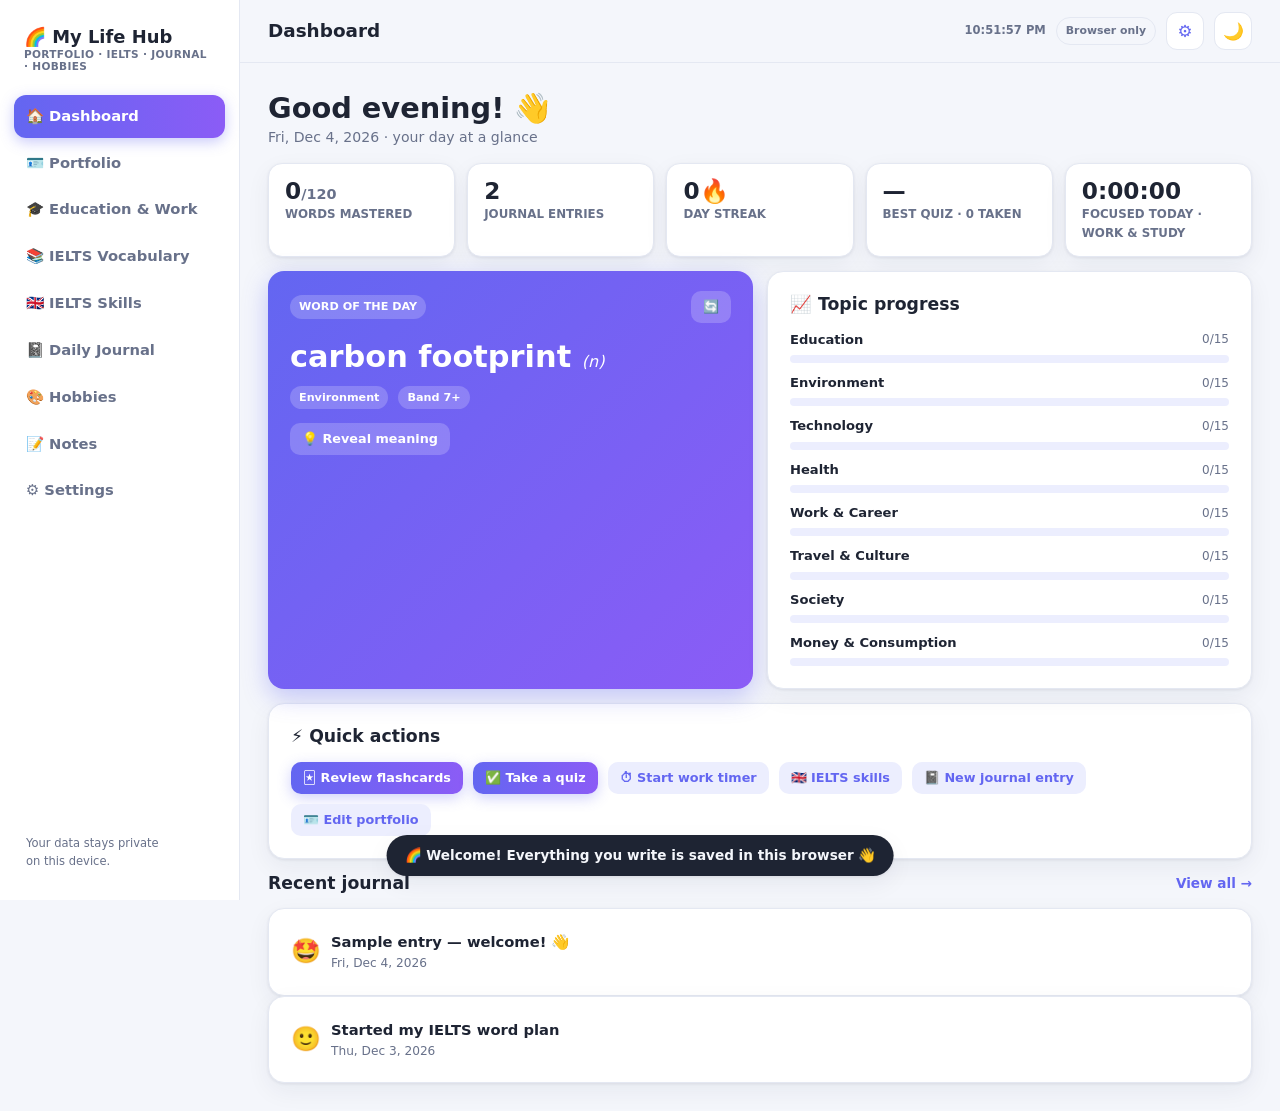
<file: vercel-static/index.html>
<!DOCTYPE html>
<html lang="en" data-theme="light">
<head>
<meta charset="UTF-8">
<meta name="viewport" content="width=device-width, initial-scale=1">
<meta name="color-scheme" content="light dark">
<title>My Life Hub — Portfolio · IELTS · Journal · Hobbies</title>
<style>
*{box-sizing:border-box;margin:0;padding:0}
html{-webkit-text-size-adjust:100%}
body{font-family:ui-sans-serif,system-ui,-apple-system,'Segoe UI',Roboto,'Helvetica Neue',Arial,'Noto Sans','Noto Sans SC',sans-serif;background:var(--bg);color:var(--text);font-size:15.5px;line-height:1.55}
:root{
  --bg:#f4f6fb;--card:#ffffff;--text:#1e2433;--muted:#68718a;--line:#e4e8f2;
  --accent:#6366f1;--accent2:#8b5cf6;--accent-soft:#eceefe;
  --shadow:0 1px 3px rgba(23,30,60,.08),0 8px 24px rgba(23,30,60,.06);
}
[data-theme="dark"]{
  --bg:#0f1420;--card:#171e2e;--text:#e7ebf5;--muted:#8b94ab;--line:#262f45;
  --accent:#818cf8;--accent2:#a78bfa;--accent-soft:#1e2640;
  --shadow:0 1px 3px rgba(0,0,0,.4),0 8px 24px rgba(0,0,0,.28);
}
button,input,select,textarea{font:inherit;color:inherit}
a{color:var(--accent);text-decoration:none}
h1,h2,h3{line-height:1.25}
.h1{font-size:clamp(1.35rem,2.6vw,1.8rem);font-weight:800}
.h2{font-size:1.08rem;font-weight:800}
.sub{color:var(--muted);font-size:.88rem}
.muted{color:var(--muted)}
.mt{margin-top:14px}.mb{margin-bottom:14px}

/* layout */
.app{display:flex;min-height:100dvh}
.sidebar{width:240px;flex:0 0 240px;background:var(--card);border-right:1px solid var(--line);padding:20px 14px;display:flex;flex-direction:column;gap:4px;position:sticky;top:0;height:100dvh;z-index:40}
.brand{font-weight:800;font-size:1.12rem;padding:6px 10px 18px;line-height:1.2}
.brand small{display:block;font-weight:600;font-size:.66rem;color:var(--muted);letter-spacing:.03em}
.nav{display:flex;flex-direction:column;gap:4px}
.nav a{display:flex;align-items:center;gap:10px;padding:10px 12px;border-radius:12px;color:var(--muted);font-weight:650;font-size:.92rem;transition:.15s}
.nav a:hover{background:var(--accent-soft);color:var(--text)}
.nav a.active{background:linear-gradient(90deg,var(--accent),var(--accent2));color:#fff;box-shadow:0 4px 14px rgba(99,102,241,.35)}
.side-foot{margin-top:auto;font-size:.72rem;color:var(--muted);padding:10px 12px;line-height:1.5}
.main{flex:1;min-width:0;display:flex;flex-direction:column}
.topbar{display:flex;align-items:center;gap:10px;padding:12px clamp(14px,3vw,28px);position:sticky;top:0;background:var(--bg);z-index:20;border-bottom:1px solid var(--line)}
.top-title{font-weight:800;font-size:clamp(1rem,2vw,1.15rem);flex:1;min-width:0;white-space:nowrap;overflow:hidden;text-overflow:ellipsis}
.live-clock{font-size:.72rem;font-weight:800;color:var(--muted);white-space:nowrap}
.container{width:100%;max-width:1080px;margin:0 auto;padding:clamp(16px,3vw,28px)}
.view{display:none}
.view.active{display:block;animation:fade .25s ease}
@keyframes fade{from{opacity:0;transform:translateY(6px)}to{opacity:1}}
.scrim{position:fixed;inset:0;background:rgba(10,15,30,.45);z-index:35;opacity:0;pointer-events:none;transition:.2s}
.scrim.show{opacity:1;pointer-events:auto}

/* bottom nav (mobile) */
.bottomnav{position:fixed;left:0;right:0;bottom:0;background:var(--card);border-top:1px solid var(--line);z-index:30;display:none;grid-template-columns:repeat(5,1fr);padding:6px 4px calc(6px + env(safe-area-inset-bottom))}
.bottomnav a{display:flex;flex-direction:column;align-items:center;gap:2px;font-size:.6rem;color:var(--muted);font-weight:700;padding:4px 0;border-radius:10px}
.bottomnav a span.ico{font-size:1.15rem}
.bottomnav a.active{color:var(--accent)}

/* cards & grids */
.card{background:var(--card);border:1px solid var(--line);border-radius:16px;box-shadow:var(--shadow);padding:clamp(16px,2.5vw,22px)}
.grid{display:grid;gap:14px}
.g2{grid-template-columns:repeat(auto-fit,minmax(min(100%,300px),1fr))}
.g3{grid-template-columns:repeat(auto-fill,minmax(min(100%,240px),1fr))}
.stats{display:grid;gap:12px;grid-template-columns:repeat(auto-fit,minmax(min(100%,150px),1fr))}
.stat{background:var(--card);border:1px solid var(--line);border-radius:14px;padding:14px 16px;box-shadow:var(--shadow)}
.stat .num{font-size:1.45rem;font-weight:800;line-height:1.1}
.stat .lbl{font-size:.74rem;font-weight:700;color:var(--muted);margin-top:2px}
.bar{height:8px;background:var(--accent-soft);border-radius:99px;overflow:hidden}
.bar>i{display:block;height:100%;background:linear-gradient(90deg,var(--accent),var(--accent2));border-radius:99px;transition:width .3s}
.bar.big{height:12px}

/* buttons & inputs */
.btn{display:inline-flex;align-items:center;justify-content:center;gap:8px;border:0;cursor:pointer;border-radius:12px;padding:10px 16px;font-weight:700;font-size:.9rem;background:linear-gradient(90deg,var(--accent),var(--accent2));color:#fff;box-shadow:0 4px 14px rgba(99,102,241,.3);transition:.15s}
.btn:hover{filter:brightness(1.08)}
.btn.ghost{background:var(--accent-soft);color:var(--accent);box-shadow:none}
.btn.danger{background:#fee2e2;color:#dc2626;box-shadow:none}
.btn.danger:hover{filter:brightness(.97)}
[data-theme="dark"] .btn.danger{background:#3b1d24;color:#f87171}
.btn.sm{padding:6px 12px;font-size:.8rem;border-radius:10px}
.icon-btn{width:38px;height:38px;flex:0 0 38px;border-radius:11px;border:1px solid var(--line);background:var(--card);display:inline-flex;align-items:center;justify-content:center;cursor:pointer;font-size:1.05rem;transition:.15s}
.icon-btn:hover{border-color:var(--accent)}
.input,.select,.textarea{width:100%;border:1.5px solid var(--line);background:var(--bg);border-radius:12px;padding:10px 12px;outline:none;transition:.15s;color:var(--text)}
.input:focus,.textarea:focus,.select:focus{border-color:var(--accent)}
.textarea{min-height:130px;resize:vertical;line-height:1.6}
.field{display:block;margin-bottom:10px;font-size:.76rem;font-weight:800;color:var(--muted);letter-spacing:.02em}
.field .input,.field .select,.field .textarea{margin-top:5px;font-size:.94rem;font-weight:500;color:var(--text)}
.row{display:flex;gap:10px;flex-wrap:wrap;align-items:center}
.spacer{flex:1 1 auto}

/* chips */
.chip{display:inline-flex;align-items:center;gap:4px;font-size:.7rem;font-weight:800;padding:3px 9px;border-radius:99px;background:var(--accent-soft);color:var(--accent);white-space:nowrap}
.chip.gray{background:var(--bg);color:var(--muted)}
.chip.green{background:#dcfce7;color:#15803d}
.chip.amber{background:#fef3c7;color:#b45309}
.chip.red{background:#fee2e2;color:#b91c1c}
.chip.green2{background:#dcfce7;color:#15803d}
[data-theme="dark"] .chip.green{background:#123122;color:#4ade80}
[data-theme="dark"] .chip.amber{background:#33270f;color:#fbbf24}
[data-theme="dark"] .chip.red{background:#3b1d24;color:#f87171}

/* tabs */
.tabs{display:flex;gap:8px;flex-wrap:wrap;margin-bottom:16px}
.tab{border:1.5px solid var(--line);background:var(--card);color:var(--muted);border-radius:99px;padding:8px 16px;font-weight:700;font-size:.85rem;cursor:pointer;transition:.15s}
.tab:hover{color:var(--text)}
.tab.active{background:linear-gradient(90deg,var(--accent),var(--accent2));color:#fff;border-color:transparent;box-shadow:0 4px 14px rgba(99,102,241,.3)}

/* word list */
.wordlist{padding:2px 10px}
.wordrow{display:flex;align-items:center;gap:10px;padding:11px 6px;border-bottom:1px dashed var(--line);cursor:pointer;border-radius:10px;flex-wrap:wrap}
.wordrow:last-child{border-bottom:0}
.wordrow:hover{background:var(--accent-soft)}
.w-word{font-weight:800;font-size:.98rem;min-width:118px}
.w-pos{font-style:italic;color:var(--muted);font-weight:500;font-size:.78rem;margin-left:4px}
.w-def{color:var(--muted);font-size:.84rem;flex:1 1 220px;min-width:0;overflow:hidden;text-overflow:ellipsis;white-space:nowrap}
.w-chips{display:flex;gap:6px;align-items:center;margin-left:auto}

/* flashcards */
.fc-stage{display:flex;flex-direction:column;align-items:center;gap:14px;margin-top:14px}
.fc{width:min(100%,440px);height:290px;perspective:1200px;cursor:pointer}
.fc-inner{position:relative;width:100%;height:100%;transform-style:preserve-3d;transition:transform .45s}
.fc.flipped .fc-inner{transform:rotateY(180deg)}
.fc-face{position:absolute;inset:0;backface-visibility:hidden;-webkit-backface-visibility:hidden;border-radius:18px;display:flex;flex-direction:column;align-items:center;justify-content:center;gap:8px;padding:22px;text-align:center;background:var(--card);border:1px solid var(--line);box-shadow:var(--shadow);overflow:auto}
.fc-face.back{transform:rotateY(180deg);background:linear-gradient(160deg,var(--accent-soft),var(--card) 70%);justify-content:flex-start;text-align:left;align-items:flex-start}
.fc-word{font-size:clamp(1.5rem,5vw,2.1rem);font-weight:800}
.fc-hint{font-size:.75rem;color:var(--muted);font-weight:700}

/* quiz */
.quizopt{width:100%;text-align:left;border:1.5px solid var(--line);background:var(--card);color:var(--text);border-radius:12px;padding:12px 14px;cursor:pointer;font-size:.92rem;transition:.15s;display:flex;gap:10px;line-height:1.45}
.quizopt:hover:not(:disabled){border-color:var(--accent)}
.quizopt.correct{border-color:#16a34a;background:#f0fdf4}
.quizopt.wrong{border-color:#ef4444;background:#fef2f2}
.quizopt:disabled{cursor:default}
[data-theme="dark"] .quizopt.correct{background:#0f2a1a}
[data-theme="dark"] .quizopt.wrong{background:#2e1418}
.qletter{font-weight:800;color:var(--accent);flex:0 0 auto}

/* journal */
.jentry{background:var(--card);border:1px solid var(--line);border-radius:16px;box-shadow:var(--shadow);padding:16px 18px;margin-bottom:12px}
.jhead{display:flex;align-items:center;gap:10px;flex-wrap:wrap}
.mood-lg{font-size:1.5rem}
.jcontent{margin-top:8px;white-space:pre-wrap;color:var(--text);font-size:.94rem}
.mood-btn{width:42px;height:42px;font-size:1.25rem;border-radius:12px;border:1.5px solid var(--line);background:var(--card);cursor:pointer;transition:.15s}
.mood-btn.sel{border-color:var(--accent);background:var(--accent-soft);box-shadow:0 0 0 3px var(--accent-soft)}

/* hobbies */
.hobby{background:var(--card);border:1px solid var(--line);border-radius:16px;box-shadow:var(--shadow);padding:18px;display:flex;flex-direction:column;gap:8px}
.hobby .ico{width:52px;height:52px;border-radius:14px;background:var(--accent-soft);display:flex;align-items:center;justify-content:center;font-size:1.6rem}

/* portfolio */
.skillrow{display:flex;align-items:center;gap:12px;padding:8px 0}
.skillrow .bar{flex:1;min-width:80px}
.projcard{background:var(--card);border:1px solid var(--line);border-radius:16px;box-shadow:var(--shadow);padding:18px;display:flex;flex-direction:column;gap:8px}

/* study tracker */
.timer-card{text-align:center;display:flex;flex-direction:column;align-items:center;gap:14px}
.timer-value{font-size:clamp(2.4rem,8vw,4.2rem);font-weight:850;line-height:1;font-variant-numeric:tabular-nums;letter-spacing:.03em}
.timer-running{box-shadow:0 0 0 4px var(--accent-soft),var(--shadow)}
.session-list{display:flex;flex-direction:column}
.session-row{display:flex;align-items:center;gap:10px;padding:11px 0;border-bottom:1px dashed var(--line)}
.session-row:last-child{border:none}
.tech-list{display:grid;grid-template-columns:repeat(auto-fit,minmax(min(100%,240px),1fr));gap:12px}
.tech-item{padding:14px;border:1px solid var(--line);border-radius:14px;background:var(--bg)}
.tech-item .bar{margin-top:8px}
.skill-grid{display:grid;gap:14px;grid-template-columns:repeat(auto-fit,minmax(min(100%,210px),1fr))}
.ielts-skill{background:var(--card);border:1px solid var(--line);border-radius:16px;box-shadow:var(--shadow);padding:18px}
.score-ring{width:78px;height:78px;border-radius:50%;display:flex;align-items:center;justify-content:center;margin:10px auto;background:conic-gradient(var(--accent) 0 var(--progress),var(--accent-soft) var(--progress) 100%);position:relative}
.score-ring:before{content:"";position:absolute;inset:8px;border-radius:50%;background:var(--card)}
.score-ring strong{position:relative;font-size:1.15rem}
.note-card{background:var(--card);border:1px solid var(--line);border-radius:16px;box-shadow:var(--shadow);padding:16px;cursor:pointer}

/* modal & toast */
.modal-wrap{position:fixed;inset:0;background:rgba(10,15,30,.5);display:flex;align-items:center;justify-content:center;z-index:60;padding:16px}
.modal{background:var(--card);border-radius:18px;max-width:560px;width:100%;max-height:85dvh;overflow:auto;padding:22px;box-shadow:0 20px 60px rgba(0,0,0,.35)}
.toast-root{position:fixed;left:50%;transform:translateX(-50%);bottom:24px;z-index:70;display:flex;flex-direction:column;gap:8px;align-items:center;pointer-events:none}
.toast{background:var(--text);color:var(--bg);padding:10px 18px;border-radius:99px;font-size:.85rem;font-weight:700;box-shadow:var(--shadow);animation:toastIn .25s}
@keyframes toastIn{from{opacity:0;transform:translateY(8px)}to{opacity:1}}
.empty{text-align:center;color:var(--muted);padding:34px 16px;font-size:.9rem}
.empty .big{font-size:2.2rem;display:block;margin-bottom:8px}
.divider{height:1px;background:var(--line);margin:14px 0;border:0}

/* word of day */
.wod{background:linear-gradient(135deg,var(--accent),var(--accent2));color:#fff;border-radius:16px;padding:20px 22px;box-shadow:0 8px 24px rgba(99,102,241,.35)}
.wod .chip{background:rgba(255,255,255,.2);color:#fff}

/* mobile */
@media (max-width:880px){
  .sidebar{position:fixed;left:0;top:0;bottom:0;transform:translateX(-105%);transition:transform .25s;box-shadow:var(--shadow);height:100dvh}
  .sidebar.open{transform:none}
  .bottomnav{display:grid}
  .main{padding-bottom:calc(76px + env(safe-area-inset-bottom))}
  .toast-root{bottom:86px}
  .w-def{flex-basis:100%}
  .w-chips{margin-left:0}
}
@media (min-width:881px){
  .scrim{display:none}
  #menuBtn{display:none}
}
</style>
</head>
<body>
<div class="app">
  <aside class="sidebar" id="sidebar">
    <div class="brand">🌈 My Life Hub
      <small>PORTFOLIO · IELTS · JOURNAL · HOBBIES</small>
    </div>
    <nav class="nav">
      <a href="#/dashboard">🏠 Dashboard</a>
      <a href="#/portfolio">🪪 Portfolio</a>
      <a href="#/education">🎓 Education &amp; Work</a>
      <a href="#/vocab">📚 IELTS Vocabulary</a>
      <a href="#/ielts">🇬🇧 IELTS Skills</a>
      <a href="#/journal">📓 Daily Journal</a>
      <a href="#/hobbies">🎨 Hobbies</a>
      <a href="#/notes">📝 Notes</a>
      <a href="#/settings">⚙️ Settings</a>
    </nav>
    <div class="side-foot">Your data stays private<br>on this device.</div>
  </aside>
  <div class="scrim" id="scrim"></div>
  <main class="main">
    <header class="topbar">
      <button class="icon-btn" id="menuBtn" aria-label="Open menu">☰</button>
      <div class="top-title" id="topTitle">Dashboard</div>
      <time class="live-clock" id="liveClock" aria-live="polite"></time>
      <span class="storage-status" id="storageStatus" data-mode="local" title="Using browser storage">Browser only</span>
      <a class="icon-btn" href="#/settings" aria-label="Settings" title="Settings">⚙️</a>
      <button class="icon-btn" id="themeBtn" aria-label="Toggle theme" title="Toggle light / dark">🌙</button>
    </header>
    <section class="view" id="view-dashboard"><div class="container" id="dashRoot"></div></section>
    <section class="view" id="view-portfolio"><div class="container" id="pfRoot"></div></section>
    <section class="view" id="view-education"><div class="container" id="eduRoot"></div></section>
    <section class="view" id="view-vocab"><div class="container" id="vocRoot"></div></section>
    <section class="view" id="view-ielts"><div class="container" id="ieltsRoot"></div></section>
    <section class="view" id="view-journal"><div class="container" id="jrRoot"></div></section>
    <section class="view" id="view-hobbies"><div class="container" id="hbRoot"></div></section>
    <section class="view" id="view-notes"><div class="container" id="notesRoot"></div></section>
    <section class="view" id="view-settings"><div class="container" id="stRoot"></div></section>
  </main>
</div>
<nav class="bottomnav">
  <a href="#/dashboard"><span class="ico">🏠</span>Home</a>
  <a href="#/portfolio"><span class="ico">🪪</span>Portfolio</a>
  <a href="#/education"><span class="ico">🎓</span>Study</a>
  <a href="#/ielts"><span class="ico">🇬🇧</span>IELTS</a>
  <a href="#/notes"><span class="ico">📝</span>Notes</a>
</nav>
<div id="modal-root"></div>
<div class="toast-root" id="toast-root"></div>
<script>
'use strict';
if(location.protocol==='http:'||location.protocol==='https:'){
  const stylesheet=document.createElement('link');
  stylesheet.rel='stylesheet';stylesheet.href='/static/style.css';
  document.head.appendChild(stylesheet);
}
/* ============ IELTS vocabulary dataset ============ */
const TOPICS=['Education','Environment','Technology','Health','Work & Career','Travel & Culture','Society','Money & Consumption'];
const BANDS=['Band 6+','Band 7+','Band 8+'];
/* [word, pos, definition, example, synonyms, band 1-3, topic index] */
const RAW=[
/* Education */
['curriculum','n','the subjects included in a course of study','The school curriculum now includes coding lessons.','syllabus',2,0],
['literacy','n','the ability to read and write','The charity runs classes to improve adult literacy in rural areas.','',1,0],
['compulsory','adj','required by a rule or a law','Education is compulsory for children up to age sixteen in many countries.','mandatory, obligatory',2,0],
['vocational','adj','relating to the skills needed for a particular job','Vocational training prepares students for practical careers.','',2,0],
['tuition','n','money paid for instruction, especially at a college','Tuition fees at private universities can be extremely high.','fees',1,0],
['scholarship','n','money given to a talented student to pay for studies','She won a scholarship to study engineering abroad.','grant',1,0],
['undergraduate','n','a university student studying for a first degree','Undergraduates often live in dormitories on campus.','',1,0],
['postgraduate','n','a student doing advanced study after graduating','Postgraduate research demands strong academic skills.','',1,0],
['dropout','n','a person who leaves school before finishing','The city launched a program to reduce the school dropout rate.','',2,0],
['mentor','n','an experienced person who guides someone less experienced','A mentor can help new employees settle in quickly.','adviser, coach',2,0],
['assess','v','to judge the quality or level of something','Teachers assess student progress through regular tests.','evaluate, appraise',2,0],
['discipline','n','a branch of knowledge; also controlled behaviour','Mathematics is a fundamental discipline in science education.','field, subject',2,0],
['distance learning','n','study where the teacher and student are not in the same place','Distance learning became popular after the pandemic.','online education',1,0],
['intellectual','adj','relating to thinking, knowledge and the mind','Reading develops intellectual curiosity in children.','',2,0],
['comprehend','v','to fully understand something','Young learners comprehend abstract ideas gradually.','understand, grasp',2,0],
/* Environment */
['sustainable','adj','able to continue without harming the environment','Cities should invest in sustainable transport systems.','eco-friendly',2,1],
['renewable','adj','(of energy) coming from sources that never run out','Solar power is a renewable source of energy.','',1,1],
['emissions','n','gases released into the air','Car emissions are a major cause of urban air pollution.','',2,1],
['deforestation','n','cutting down of forests over a large area','Deforestation destroys the habitats of countless species.','',2,1],
['conservation','n','protecting nature, wildlife or resources','Wildlife conservation needs funding and public support.','protection, preservation',2,1],
['ecosystem','n','a community of living things and their environment','Wetland ecosystems support a wide range of birds.','',1,1],
['biodiversity','n','the variety of plants and animals in a place','Coral reefs are famous for their rich biodiversity.','',3,1],
['contamination','n','the process of making something dirty or polluted','The river suffered contamination from factory waste.','pollution',3,1],
['degradation','n','the process of becoming worse in quality','Soil degradation makes farming harder every year.','',3,1],
['carbon footprint','n','the amount of CO2 a person or activity produces','Cycling to work reduces your carbon footprint.','',2,1],
['scarcity','n','a situation in which there is not enough of something','Water scarcity affects millions of people in dry regions.','shortage, lack',3,1],
['habitat','n','the natural home of a plant or animal','Logging destroys the habitat of forest animals.','',1,1],
['climate change','n','long-term changes in world weather patterns','Climate change is melting the polar ice caps.','',1,1],
['recycling','n','collecting used materials to make new products','Recycling glass and paper saves energy and resources.','',1,1],
['pollution','n','harmful substances in the environment','Air pollution causes serious health problems in cities.','',1,1],
/* Technology */
['innovation','n','a new idea, method or device','Smartphones were a major innovation of the 21st century.','breakthrough',2,2],
['automation','n','using machines to do work without people','Automation is changing the jobs available to workers.','',2,2],
['artificial intelligence','n','computer systems that perform tasks like humans','Artificial intelligence can now translate languages instantly.','AI',1,2],
['cybersecurity','n','protection of computers and data from attacks','Companies spend billions on cybersecurity every year.','',2,2],
['algorithm','n','a set of rules a computer follows to solve a problem','The app uses an algorithm to recommend videos.','',3,2],
['surveillance','n','close watching of people or places','Street surveillance cameras help reduce crime.','',3,2],
['obsolete','adj','no longer used because something newer exists','DVD players became obsolete after streaming services.','outdated',3,2],
['cutting-edge','adj','extremely modern and advanced','The lab develops cutting-edge medical devices.','state-of-the-art',3,2],
['breakthrough','n','an important discovery or sudden success','Scientists announced a breakthrough in cancer research.','',2,2],
['privacy','n','the state of being free from being watched','Many apps collect data that threatens users\' privacy.','',1,2],
['device','n','a machine or tool made for a particular purpose','Wearable devices track heart rate and sleep.','',1,2],
['digital literacy','n','the ability to use digital technology well','Digital literacy is now a basic life skill.','',2,2],
['accessibility','n','the quality of being easy for everyone to use','Good design improves accessibility for disabled users.','',2,2],
['virtual','adj','existing on computers, not physically','Virtual classrooms connect students around the world.','',1,2],
['disruption','n','a big change that interrupts how things are done','Ride-sharing apps caused disruption in the taxi industry.','',3,2],
/* Health */
['nutrition','n','food and how it affects the body','Good nutrition is essential for growing children.','',1,3],
['obesity','n','the state of being extremely overweight','Obesity rates have risen sharply among teenagers.','',2,3],
['epidemic','n','a disease spreading rapidly in one area','The flu epidemic filled hospitals within weeks.','',2,3],
['vaccination','n','giving a vaccine to protect against a disease','Vaccination programs have wiped out smallpox.','',2,3],
['sedentary','adj','involving little physical movement','Sedentary lifestyles increase the risk of heart disease.','',3,3],
['well-being','n','the state of being healthy and happy','Regular exercise improves overall well-being.','',2,3],
['chronic','adj','lasting for a long time (of an illness)','Chronic back pain affects many office workers.','',3,3],
['diagnosis','n','identifying an illness by examining its signs','Early diagnosis makes treatment far more effective.','',2,3],
['therapy','n','treatment to cure a physical or mental condition','Physical therapy helped her walk again after the accident.','',1,3],
['immunity','n','the body\'s ability to resist disease','Vaccines build immunity against dangerous viruses.','',3,3],
['hygiene','n','keeping clean to stay healthy','Hand hygiene prevents the spread of germs.','',2,3],
['addiction','n','the inability to stop using or doing something','Smartphone addiction is common among young people.','',2,3],
['lifespan','n','the length of time a person or animal lives','Medical advances have extended the average human lifespan.','',2,3],
['rehabilitation','n','helping someone recover after illness or injury','Stroke patients need long-term rehabilitation.','',3,3],
['balanced diet','n','a diet containing all the nutrients the body needs','A balanced diet should include fruit and vegetables daily.','',1,3],
/* Work & Career */
['occupation','n','a person\'s job or profession','Please write your name and occupation on the form.','',1,4],
['promotion','n','a move to a higher position at work','He received a promotion after five years of hard work.','',1,4],
['redundancy','n','losing a job because it is no longer needed','The factory closure led to hundreds of redundancies.','layoff',3,4],
['freelance','adj','working independently for different companies rather than one employer','Many designers now work as freelance consultants.','self-employed',2,4],
['workload','n','the amount of work a person has to do','A heavy workload can lead to stress and burnout.','',1,4],
['colleague','n','a person you work with','My colleagues organised a farewell party for me.','co-worker',1,4],
['entrepreneur','n','a person who starts and runs their own business','Young entrepreneurs often take big financial risks.','',2,4],
['qualification','n','a certificate or degree showing ability or training','A degree is a basic qualification for many careers.','credential',1,4],
['deadline','n','the time by which a task must be finished','We worked late to meet the project deadline.','',1,4],
['vacancy','n','an available job position','The hotel has a vacancy for an experienced chef.','opening',2,4],
['internship','n','a period of work experience, often for students','She completed an internship at a law firm.','',1,4],
['overtime','n','extra hours worked beyond normal working time','Employees are paid extra for weekend overtime.','',1,4],
['burnout','n','extreme tiredness caused by long-term stress','Regular breaks help prevent burnout at work.','',2,4],
['remote work','n','working from home or another place using the internet','Remote work became the norm for many office jobs.','telecommuting',1,4],
['work-life balance','n','a fair division of time between work and personal life','A good work-life balance improves job satisfaction.','',1,4],
/* Travel & Culture */
['destination','n','the place someone is travelling to','Bali is a popular destination for honeymooners.','',1,5],
['heritage','n','traditions and culture passed down through history','The old town is listed as a world heritage site.','legacy',2,5],
['customs','n','traditional ways of behaving in a society','Visitors should respect local customs and traditions.','traditions',1,5],
['immigrant','n','a person who moves to another country to live there','The city has a large immigrant community.','',2,5],
['diversity','n','the state of having many different kinds of people or things','Cultural diversity makes cities more creative.','variety',2,5],
['landmark','n','a famous building or place that is easy to recognise','The Eiffel Tower is the most famous landmark in Paris.','',1,5],
['excursion','n','a short trip made for pleasure','The school organised an excursion to the museum.','trip',2,5],
['hospitality','n','friendly and generous treatment of guests','The region is known for its warm hospitality.','',2,5],
['tradition','n','a custom passed down through generations','Tea ceremonies are an ancient tradition in Asia.','custom',1,5],
['assimilate','v','to become part of a new culture or group','New immigrants gradually assimilate into local society.','integrate',3,5],
['itinerary','n','a detailed plan of a journey','Our itinerary includes three cities in ten days.','schedule',3,5],
['souvenir','n','something bought to remember a place','She kept a souvenir from every country she visited.','memento',1,5],
['multicultural','adj','including or relating to several cultures','Toronto is one of the world\'s most multicultural cities.','',2,5],
['globalization','n','the growing connection between world economies and cultures','Globalization has spread brands across the planet.','',3,5],
['backpacking','n','travelling cheaply, carrying your things in a backpack','Backpacking through Europe is popular with students.','',1,5],
/* Society */
['policy','n','an official plan of action by a government or organisation','The government introduced a new housing policy.','',1,6],
['legislation','n','laws made by a government','New legislation bans smoking in public places.','law',3,6],
['welfare','n','help given by the state to people in need','Welfare payments support families with low incomes.','benefits',2,6],
['democracy','n','government by the people through elected representatives','Freedom of speech is a foundation of democracy.','',1,6],
['citizen','n','a legal member of a country','Citizens have the right to vote in elections.','',1,6],
['inequality','n','an unfair difference between groups of people','Income inequality has widened in recent decades.','gap',2,6],
['poverty','n','the state of being extremely poor','Education helps lift families out of poverty.','',1,6],
['infrastructure','n','basic structures such as roads, power and water systems','The country invested heavily in transport infrastructure.','',3,6],
['campaign','n','organised actions to achieve a goal','The city launched a campaign to encourage recycling.','movement',1,6],
['authority','n','an official body with the power to make decisions','Local authorities closed the beach after the storm.','officials',2,6],
['regulation','n','an official rule controlling an activity','Strict regulations limit emissions from factories.','rule',2,6],
['community','n','people living in the same area or sharing interests','Volunteers play a key role in the local community.','',1,6],
['reform','n','a change made to improve a system','The education reform reduced class sizes.','improvement',2,6],
['charity','n','an organisation that helps people in need','The charity provides meals for homeless people.','nonprofit',1,6],
['urbanization','n','the movement of people from the countryside to cities','Rapid urbanization puts pressure on city services.','',3,6],
/* Money & Consumption */
['budget','n','a plan for how money will be spent','We set a monthly budget to control our spending.','',1,7],
['income','n','money received from work or investments','Average household income has risen over the decade.','earnings',1,7],
['expense','n','money spent on something','Travel expenses are covered by the company.','cost',1,7],
['inflation','n','a general rise in prices over time','Inflation makes everyday goods more expensive.','',3,7],
['investment','n','money put into something to earn more later','Education is often called the best investment.','',1,7],
['consumption','n','the amount of goods, energy or services used','Reducing energy consumption cuts household bills.','use',2,7],
['tax','n','money paid to the government based on earnings or goods','Taxes fund schools, hospitals and roads.','',1,7],
['debt','n','money owed to another person or a bank','Student debt prevents many young people from buying homes.','',2,7],
['afford','v','to have enough money for something','Many young workers cannot afford city rents.','',1,7],
['purchase','v','to buy something','Consumers prefer online purchases for convenience.','buy',2,7],
['savings','n','money kept for future use','Building savings protects you in emergencies.','',1,7],
['luxury','n','something expensive but not necessary','For many families, a second car is a luxury.','',1,7],
['recession','n','a period when the economy shrinks','Businesses cut hiring during the recession.','downturn',3,7],
['mortgage','n','a loan used to buy a house','They took out a 25-year mortgage for the apartment.','',3,7],
['currency','n','the money used in a particular country','The euro is the currency of most EU countries.','',2,7]
];
const WORDS=RAW.map((r,i)=>({id:i,w:r[0],pos:r[1],def:r[2],ex:r[3],syn:(r[4]||'').split(/,\s*/).filter(Boolean),band:r[5],topic:TOPICS[r[6]]}));
/* ============ helpers ============ */
const $=(s,el=document)=>el.querySelector(s);
const $$=(s,el=document)=>Array.from(el.querySelectorAll(s));
const esc=s=>String(s==null?'':s).replace(/[&<>"']/g,c=>({'&':'&amp;','<':'&lt;','>':'&gt;','"':'&quot;',"'":'&#39;'}[c]));
const uid=()=>Date.now().toString(36)+Math.random().toString(36).slice(2,7);
const dayKey=d=>{const x=new Date(d);x.setMinutes(x.getMinutes()-x.getTimezoneOffset());return x.toISOString().slice(0,10);};
const today=()=>dayKey(new Date());
const fmtDate=iso=>{try{return new Date(iso+'T00:00:00').toLocaleDateString(undefined,{weekday:'short',year:'numeric',month:'short',day:'numeric'});}catch(e){return iso;}};
const shuffle=a=>{const x=a.slice();for(let i=x.length-1;i>0;i--){const j=Math.floor(Math.random()*(i+1));[x[i],x[j]]=[x[j],x[i]];}return x;};
const STATUS_LABEL={new:'🆕 New',learning:'📖 Learning',mastered:'✅ Mastered'};
const STATUS_CHIP={new:'',learning:'amber',mastered:'green'};

function toast(msg,icon){
  const t=document.createElement('div');t.className='toast';t.textContent=(icon?icon+' ':'')+msg;
  $('#toast-root').appendChild(t);setTimeout(()=>{t.style.opacity='0';t.style.transition='.3s';},2200);
  setTimeout(()=>t.remove(),2600);
}
function modal(html){
  const root=$('#modal-root');
  root.innerHTML='<div class="modal-wrap"><div class="modal" role="dialog" aria-modal="true">'+html+'</div></div>';
  const wrap=$('.modal-wrap',root);
  wrap.addEventListener('click',e=>{if(e.target===wrap)closeModal();});
  $$('[data-close]',root).forEach(b=>b.addEventListener('click',closeModal));
  return root;
}
function closeModal(){
  $('#modal-root').innerHTML='';
  try{if(vocabTab==='browse'&&$('#bList'))renderBrowseList();}catch(e){}
}
function confirmBox(title,msg,yesLabel,onYes){
  modal('<h2 class="h2">'+esc(title)+'</h2><p class="mt" style="font-size:.92rem">'+esc(msg)+'</p>'+
    '<div class="row mt" style="justify-content:flex-end"><button class="btn ghost sm" data-close>Cancel</button>'+
    '<button class="btn danger sm" data-yes>'+esc(yesLabel)+'</button></div>');
  $('[data-yes]').addEventListener('click',()=>{closeModal();onYes();});
}

/* ============ state ============ */
const LSKEY='lifehub.v1';
function seedState(){
  const yd=dayKey(new Date(Date.now()-86400000));
  return {
    v:1,
    profile:{name:'',role:'Lifelong learner · IELTS candidate',
      bio:'Welcome to my personal hub! This is where I keep my portfolio, learn IELTS vocabulary, record my daily life and share my hobbies. Click “Edit” to make this page yours.',
      skills:[{name:'English (IELTS)',level:70},{name:'Photography',level:60},{name:'Cooking',level:55},{name:'Public speaking',level:45}],
      projects:[
        {title:'IELTS Vocabulary Trainer',desc:'The flashcard and quiz system built into this hub — 120 hand-picked academic words across 8 topics.',tech:'JavaScript · LocalStorage',year:'2026',link:''},
        {title:'Sample project — replace me',desc:'Describe something you are proud of: what it does, the tools you used, and the result you achieved.',tech:'Add tags',year:'2025',link:''}],
      edited:false},
    vocabStatus:{},
    journal:[
      {id:uid(),date:today(),title:'Sample entry — welcome! 👋',mood:'🤩',
       content:'This is your personal journal. Tap “New entry” to write about your day — your mood, what you learned, small wins. Everything is stored privately in your browser, and you can export a backup from Settings.',
       tags:['welcome'],created:Date.now()},
      {id:uid(),date:yd,title:'Started my IELTS word plan',mood:'🙂',
       content:'Reviewed 10 new words in the vocabulary hub today. Target: 15 words a day with flashcards, then a quiz every weekend.',
       tags:['ielts','study'],created:Date.now()-86400000}],
    hobbies:[
      {id:uid(),icon:'📖',name:'Reading',desc:'Fiction and self-improvement books — building a daily reading habit.',hours:3},
      {id:uid(),icon:'📷',name:'Photography',desc:'Street and travel photography on weekends.',hours:2},
      {id:uid(),icon:'🎵',name:'Music',desc:'Listening playlists and learning a few guitar chords.',hours:4},
      {id:uid(),icon:'🍳',name:'Cooking',desc:'Trying one new recipe every week.',hours:3}],
    workSessions:[],
    timer:{running:false,category:'IELTS Study',startedAt:null,elapsed:0},
    education:{
      goal:'IELTS preparation',
      targetDate:'',
      technologies:[
        {id:uid(),name:'Python',level:0},
        {id:uid(),name:'PHP',level:0},
        {id:uid(),name:'CSS',level:0},
        {id:uid(),name:'HTML',level:0},
        {id:uid(),name:'JavaScript',level:0},
        {id:uid(),name:'SQL',level:0}
      ],
      tasks:[
        {id:uid(),title:'Build IELTS vocabulary',done:false},
        {id:uid(),title:'Complete one reading practice',done:false},
        {id:uid(),title:'Write and review one essay',done:false}
      ]
    },
    ielts:{reading:0,writing:0,listening:0,speaking:0,target:7.0},
    notes:[{id:uid(),title:'Welcome note',body:'Use this section for ideas, formulas, deadlines, and daily reminders.',created:Date.now(),pinned:true}],
    activity:{},
    quiz:{taken:0,best:0},
    wod:{date:'',id:0},
    settings:{theme:'light'}
  };
}
let S=loadState();
function normalizeState(o){
  const seed=seedState();
  return {
    ...seed,
    ...o,
    profile:{...seed.profile,...(o.profile||{})},
    quiz:{...seed.quiz,...(o.quiz||{})},
    wod:{...seed.wod,...(o.wod||{})},
    settings:{...seed.settings,...(o.settings||{})},
    journal:Array.isArray(o.journal)?o.journal:seed.journal,
    hobbies:Array.isArray(o.hobbies)?o.hobbies:seed.hobbies,
    workSessions:Array.isArray(o.workSessions)?o.workSessions:seed.workSessions,
    timer:{...seed.timer,...(o.timer||{})},
    education:{
      ...seed.education,
      ...(o.education||{}),
      tasks:Array.isArray(o.education?.tasks)?o.education.tasks:seed.education.tasks,
      technologies:Array.isArray(o.education?.technologies)?o.education.technologies:seed.education.technologies
    },
    ielts:{...seed.ielts,...(o.ielts||{})},
    notes:Array.isArray(o.notes)?o.notes:seed.notes,
    vocabStatus:typeof o.vocabStatus==='object'&&o.vocabStatus?o.vocabStatus:{},
    activity:typeof o.activity==='object'&&o.activity?o.activity:{}
  };
}
function loadState(){
  try{
    const raw=localStorage.getItem(LSKEY);
    if(raw)return normalizeState(JSON.parse(raw));
  }catch(e){console.error('Could not read the browser backup.',e);}
  return seedState();
}
const LOCAL_HOSTNAMES=new Set(['localhost','127.0.0.1','[::1]']);
const API_ENABLED=(location.protocol==='http:'||location.protocol==='https:')&&LOCAL_HOSTNAMES.has(location.hostname);
let serverReady=false,serverSaveQueue=Promise.resolve(),saveErrorShown=false;
function setStorageStatus(mode,label,title){
  const el=$('#storageStatus');if(!el)return;
  el.dataset.mode=mode;el.textContent=label;el.title=title;
}
async function writeServerState(serialized){
  const response=await fetch('/api/state',{
    method:'PUT',
    headers:{'Content-Type':'application/json'},
    body:serialized
  });
  if(!response.ok){
    const result=await response.json().catch(()=>({}));
    throw new Error(result.error||'Server save failed with status '+response.status);
  }
}
function save(){
  const serialized=JSON.stringify(S);
  try{localStorage.setItem(LSKEY,serialized);}
  catch(e){console.error('Could not write browser backup.',e);toast('Browser backup could not be saved','⚠️');}
  if(!serverReady)return;
  serverSaveQueue=serverSaveQueue.then(async()=>{
    await writeServerState(serialized);
    saveErrorShown=false;
    setStorageStatus('server','SQLite saved','Saved in the local SQLite database');
  }).catch(e=>{
    console.error('Could not save to the local SQLite database.',e);
    setStorageStatus('error','Save issue','Could not save to SQLite; the browser backup is still available');
    if(!saveErrorShown){toast('SQLite save failed; browser backup kept','⚠️');saveErrorShown=true;}
  });
}
const firstRun=!localStorage.getItem(LSKEY);
async function connectToServer(){
  const cachedRaw=localStorage.getItem(LSKEY);
  try{
    setStorageStatus('local','Connecting','Connecting to the local SQLite database');
    const response=await fetch('/api/state',{cache:'no-store'});
    if(!response.ok)throw new Error('Database load failed with status '+response.status);
    const result=await response.json();
    if(result.state){
      S=normalizeState(result.state);
    }else{
      S=cachedRaw?normalizeState(JSON.parse(cachedRaw)):S;
      await writeServerState(JSON.stringify(S));
    }
    serverReady=true;
    localStorage.setItem(LSKEY,JSON.stringify(S));
    setStorageStatus('server','SQLite saved','Saved in the local SQLite database');
    applyTheme();route();
    if(!result.state&&!cachedRaw)setTimeout(()=>toast('Welcome! Your data is stored in SQLite on this device 👋','🌈'),600);
  }catch(e){
    console.error('Could not connect to local SQLite storage.',e);
    setStorageStatus('error','Browser only','SQLite is unavailable; using browser storage');
    route();
    toast('SQLite unavailable; changes stay in this browser','⚠️');
  }
}
function touchActivity(kind){
  const k=dayKey(new Date());
  if(!S.activity[k])S.activity[k]={};
  S.activity[k][kind]=(S.activity[k][kind]||0)+1;
  save();
}
function streakDays(){
  let n=0;const d=new Date();
  if(!S.activity[dayKey(d)])d.setDate(d.getDate()-1);
  while(S.activity[dayKey(d)]){n++;d.setDate(d.getDate()-1);}
  return n;
}

/* ============ theme / router / nav ============ */
function applyTheme(){
  document.documentElement.dataset.theme=S.settings.theme||'light';
  const b=$('#themeBtn');if(b)b.textContent=S.settings.theme==='dark'?'☀️':'🌙';
}
function toggleTheme(){
  S.settings.theme=S.settings.theme==='dark'?'light':'dark';save();applyTheme();
}
function closeSidebar(){$('#sidebar').classList.remove('open');$('#scrim').classList.remove('show');}

const ROUTES={
  '#/dashboard':['Dashboard',renderDashboard],
  '#/portfolio':['Portfolio',renderPortfolio],
  '#/education':['Education & Work',renderEducation],
  '#/vocab':['IELTS Vocabulary',renderVocab],
  '#/ielts':['IELTS Skills',renderIelts],
  '#/journal':['Daily Journal',renderJournal],
  '#/hobbies':['Hobbies',renderHobbies],
  '#/notes':['Notes',renderNotes],
  '#/settings':['Settings',renderSettings]
};
function route(){
  let h=location.hash||'#/dashboard';
  if(!ROUTES[h])h='#/dashboard';
  const t=ROUTES[h];
  $$('.view').forEach(v=>v.classList.remove('active'));
  const sec=$('#view-'+h.slice(2));if(sec)sec.classList.add('active');
  $('#topTitle').textContent=t[0];
  $$('.nav a, .bottomnav a').forEach(a=>a.classList.toggle('active',a.getAttribute('href')===h));
  t[1]();
  window.scrollTo(0,0);
  closeSidebar();
}
function rerender(){route();}
/* ============ dashboard ============ */
function wordOfDay(){
  if(!S.wod||S.wod.date!==today()){
    S.wod={date:today(),id:Math.floor(Math.random()*WORDS.length)};save();
  }
  return WORDS[S.wod.id];
}
function renderDashboard(){
  const nm=(S.profile.name||'').trim();
  const hr=new Date().getHours();
  const part=hr<12?'morning':hr<18?'afternoon':'evening';
  const greet=nm?('Good '+part+', '+esc(nm)+'!'):('Good '+part+'! 👋');
  const mastered=WORDS.filter(w=>statusOf(w.id)==='mastered').length;
  const focusedToday=formatDuration(todayWorkTime());
  const w=wordOfDay();
  const topicBars=TOPICS.map(tp=>{
    const ws=WORDS.filter(x=>x.topic===tp);
    const m=ws.filter(x=>statusOf(x.id)==='mastered').length;
    const pct=Math.round(m/ws.length*100);
    return '<div><div class="row" style="justify-content:space-between;margin-bottom:5px"><span style="font-size:.82rem;font-weight:700">'+esc(tp)+'</span><span class="muted" style="font-size:.75rem">'+m+'/'+ws.length+'</span></div><div class="bar"><i style="width:'+pct+'%"></i></div></div>';
  }).join('');
  const recent=S.journal.slice().sort((a,b)=>b.created-a.created).slice(0,2).map(e=>
    '<div class="card" style="cursor:pointer" onclick="location.hash=\'#/journal\'"><div class="row"><span class="mood-lg">'+e.mood+'</span><div style="min-width:0"><div style="font-weight:800;font-size:.92rem">'+esc(e.title)+'</div><div class="muted" style="font-size:.76rem">'+fmtDate(e.date)+'</div></div></div></div>'
  ).join('')||'<div class="card empty">No entries yet — write your first one!</div>';
  $('#dashRoot').innerHTML=`
  <div class="row mb">
    <div><h1 class="h1">${greet}</h1><p class="sub">${fmtDate(today())} · your day at a glance</p></div>
  </div>
  <div class="stats mb">
    <div class="stat"><div class="num">${mastered}<span class="muted" style="font-size:.9rem">/${WORDS.length}</span></div><div class="lbl">WORDS MASTERED</div></div>
    <div class="stat"><div class="num">${S.journal.length}</div><div class="lbl">JOURNAL ENTRIES</div></div>
    <div class="stat"><div class="num">${streakDays()}🔥</div><div class="lbl">DAY STREAK</div></div>
    <div class="stat"><div class="num">${S.quiz.taken?S.quiz.best+'%':'—'}</div><div class="lbl">BEST QUIZ · ${S.quiz.taken} TAKEN</div></div>
    <div class="stat" onclick="location.hash='#/education'" style="cursor:pointer"><div class="num" id="dashWorkTime">${focusedToday}</div><div class="lbl">FOCUSED TODAY · WORK &amp; STUDY</div></div>
  </div>
  <div class="grid g2">
    <div class="wod">
      <div class="row" style="justify-content:space-between">
        <span class="chip">WORD OF THE DAY</span>
        <button class="btn sm" style="background:rgba(255,255,255,.2);color:#fff;box-shadow:none" onclick="shuffleWod()" title="New word">🔄</button>
      </div>
      <div style="font-size:clamp(1.4rem,4vw,1.9rem);font-weight:800;margin:10px 0 6px">${esc(w.w)} <span style="font-weight:500;font-size:1rem;font-style:italic">(${esc(w.pos)})</span></div>
      <div class="row"><span class="chip">${esc(w.topic)}</span><span class="chip">${BANDS[w.band-1]}</span></div>
      <p id="wodDef" style="display:none;margin-top:10px;font-size:.92rem;line-height:1.6">“${esc(w.def)}”<br><i style="opacity:.85">“${esc(w.ex)}”</i></p>
      <div class="row mt"><button class="btn sm" style="background:rgba(255,255,255,.2);color:#fff;box-shadow:none" onclick="revealWod(this)">💡 Reveal meaning</button></div>
    </div>
    <div class="card">
      <h2 class="h2 mb">📈 Topic progress</h2>
      <div class="grid" style="gap:10px">${topicBars}</div>
    </div>
  </div>
  <div class="card mt">
    <h2 class="h2 mb">⚡ Quick actions</h2>
    <div class="row">
      <button class="btn sm" onclick="goVocab('flash')">🃏 Review flashcards</button>
      <button class="btn sm" onclick="goVocab('quiz')">✅ Take a quiz</button>
      <button class="btn sm ghost" onclick="location.hash='#/education'">⏱ Start work timer</button>
      <button class="btn sm ghost" onclick="location.hash='#/ielts'">🇬🇧 IELTS skills</button>
      <button class="btn sm ghost" onclick="location.hash='#/journal'">📓 New journal entry</button>
      <button class="btn sm ghost" onclick="location.hash='#/portfolio'">🪪 Edit portfolio</button>
    </div>
  </div>
  <div class="mt">
    <div class="row mb"><h2 class="h2">Recent journal</h2><a href="#/journal" style="margin-left:auto;font-size:.85rem;font-weight:700">View all →</a></div>
    ${recent}
  </div>`;
}
function revealWod(button){
  const d=$('#wodDef');
  const b=button;
  if(!d)return;
  const show=d.style.display==='none';
  d.style.display=show?'block':'none';
  if(b)b.textContent=show?'🙈 Hide meaning':'💡 Reveal meaning';
}
function shuffleWod(){S.wod={date:today(),id:Math.floor(Math.random()*WORDS.length)};save();renderDashboard();}
function goVocab(tab){vocabTab=tab;location.hash='#/vocab';}

/* ============ portfolio ============ */
let pEdit=false;
function renderPortfolio(){
  const p=S.profile;
  const about=pEdit?`
    <div class="card mb">
      <h2 class="h2 mb">About me</h2>
      <label class="field">NAME<input class="input" id="pfName" value="${esc(p.name)}" placeholder="Your name"></label>
      <label class="field">TITLE / ROLE<input class="input" id="pfRole" value="${esc(p.role)}"></label>
      <label class="field">BIO<textarea class="textarea" id="pfBio" style="min-height:90px">${esc(p.bio)}</textarea></label>
    </div>`:`
    <div class="card mb">
      <h2 class="h2">${esc(p.name)||'Your name'}</h2>
      <div class="sub" style="font-weight:700;margin:2px 0 8px">${esc(p.role)}</div>
      <p style="font-size:.94rem">${esc(p.bio)}</p>
    </div>`;
  const skills=p.skills.map((s,i)=>{
    if(pEdit)return '<div class="skillrow"><input class="input" style="flex:1;min-width:110px" value="'+esc(s.name)+'" oninput="updSkill('+i+',\'name\',this.value)"><input type="range" min="0" max="100" value="'+s.level+'" style="width:110px" oninput="updSkill('+i+',\'level\',+this.value)"><span class="chip gray" style="min-width:44px;justify-content:center">'+s.level+'%</span><button class="icon-btn" title="Remove" onclick="delSkill('+i+')">🗑</button></div>';
    return '<div class="skillrow"><span style="min-width:130px;font-weight:700;font-size:.9rem">'+esc(s.name)+'</span><div class="bar"><i style="width:'+s.level+'%"></i></div><span class="muted" style="font-size:.78rem;min-width:34px;text-align:right">'+s.level+'%</span></div>';
  }).join('');
  const projects=p.projects.map((pr,i)=>{
    if(pEdit)return '<div class="projcard">'+
      '<label class="field">TITLE<input class="input" value="'+esc(pr.title)+'" oninput="updProj('+i+',\'title\',this.value)"></label>'+
      '<label class="field">DESCRIPTION<textarea class="textarea" style="min-height:70px" oninput="updProj('+i+',\'desc\',this.value)">'+esc(pr.desc)+'</textarea></label>'+
      '<div class="row"><label class="field" style="flex:1;min-width:120px">TECH / TAGS<input class="input" value="'+esc(pr.tech)+'" oninput="updProj('+i+',\'tech\',this.value)"></label><label class="field" style="width:100px">YEAR<input class="input" value="'+esc(pr.year)+'" oninput="updProj('+i+',\'year\',this.value)"></label></div>'+
      '<label class="field">LINK (optional)<input class="input" value="'+esc(pr.link)+'" placeholder="https://" oninput="updProj('+i+',\'link\',this.value)"></label>'+
      '<button class="btn danger sm" onclick="delProj('+i+')">🗑 Remove project</button></div>';
    const link=pr.link?'<a href="'+esc(pr.link)+'" target="_blank" rel="noopener" style="font-size:.85rem;font-weight:700">Open link ↗</a>':'';
    const tech=pr.tech?pr.tech.split(/,\s*/).filter(Boolean).map(t=>'<span class="chip gray">'+esc(t)+'</span>').join(''):'';
    return '<div class="projcard"><div class="row" style="justify-content:space-between"><h3 style="font-size:1rem;font-weight:800">'+esc(pr.title)+'</h3><span class="chip">'+esc(pr.year)+'</span></div><p class="sub" style="font-size:.88rem">'+esc(pr.desc)+'</p><div class="row">'+tech+'<span class="spacer"></span>'+link+'</div></div>';
  }).join('');
  $('#pfRoot').innerHTML=`
    <div class="row mb">
      <div><h1 class="h1">🪪 Portfolio</h1><p class="sub">Introduce yourself, your skills and the things you have built.</p></div>
      <span class="spacer"></span>
      ${pEdit?'<button class="btn sm ghost" onclick="pEdit=false;renderPortfolio()">Cancel</button><button class="btn sm" onclick="saveProfile()">💾 Save</button>':'<button class="btn sm ghost" onclick="pEdit=true;renderPortfolio()">✏️ Edit</button>'}
    </div>
    ${about}
    <div class="card">
      <h2 class="h2 mb">🛠 Skills</h2>
      ${skills||'<p class="muted" style="font-size:.9rem">No skills yet.</p>'}
      ${pEdit?'<button class="btn sm ghost mt" onclick="addSkill()">＋ Add skill</button>':''}
    </div>
    <div class="mt">
      <div class="row mb"><h2 class="h2">💼 Projects</h2>${pEdit?'<button class="btn sm ghost" style="margin-left:auto" onclick="addProj()">＋ Add project</button>':''}</div>
      <div class="grid g3">${projects||'<div class="card empty">No projects yet.</div>'}</div>
    </div>`;
}
function saveProfile(){
  const n=$('#pfName'),r=$('#pfRole'),b=$('#pfBio');
  if(n)S.profile.name=n.value.trim();
  if(r)S.profile.role=r.value.trim();
  if(b)S.profile.bio=b.value.trim();
  save();pEdit=false;renderPortfolio();toast('Portfolio saved','🪪');
}
function updSkill(i,k,v){S.profile.skills[i][k]=v;save();
  if(k==='level'){const rows=$$('#pfRoot .skillrow');if(rows[i]){const bar=rows[i].querySelector('.bar>i');if(bar)bar.style.width=v+'%';const chip=rows[i].querySelector('.chip');if(chip)chip.textContent=v+'%';}}}
function delSkill(i){S.profile.skills.splice(i,1);save();renderPortfolio();toast('Skill removed','🗑');}
function addSkill(){S.profile.skills.push({name:'New skill',level:50});save();renderPortfolio();}
function updProj(i,k,v){S.profile.projects[i][k]=v;save();}
function delProj(i){S.profile.projects.splice(i,1);save();renderPortfolio();toast('Project removed','🗑');}
function addProj(){S.profile.projects.push({title:'New project',desc:'',tech:'',year:String(new Date().getFullYear()),link:''});save();renderPortfolio();}

/* ============ education and work timer ============ */
function formatDuration(ms){
  const seconds=Math.max(0,Math.floor(ms/1000));
  const h=Math.floor(seconds/3600),m=Math.floor((seconds%3600)/60),s=seconds%60;
  return h+':'+String(m).padStart(2,'0')+':'+String(s).padStart(2,'0');
}
function todayWorkTime(){
  const startOfDay=new Date();startOfDay.setHours(0,0,0,0);
  const saved=S.workSessions.filter(s=>dayKey(s.startedAt||Date.now())===today()).reduce((sum,s)=>sum+(s.duration||0),0);
  const current=S.timer.running&&S.timer.startedAt?Math.max(0,Date.now()-Math.max(S.timer.startedAt,startOfDay.getTime())):0;
  return saved+current;
}
function timerElapsed(){const t=S.timer;return (t.elapsed||0)+(t.running&&t.startedAt?Date.now()-t.startedAt:0);}
function renderEducation(){
  const elapsed=timerElapsed();
  const todayMs=todayWorkTime();
  const totalMs=S.workSessions.reduce((sum,s)=>sum+(s.duration||0),0)+(S.timer.running?elapsed:0);
  const sessionRows=S.workSessions.slice().sort((a,b)=>b.startedAt-a.startedAt).slice(0,12).map(s=>
    '<div class="session-row"><span style="font-size:1.15rem">⏱</span><div style="flex:1;min-width:0"><div style="font-weight:800">'+esc(s.category)+'</div><div class="muted" style="font-size:.75rem">'+fmtDate(dayKey(s.startedAt))+' · '+new Date(s.startedAt).toLocaleTimeString([],{hour:'2-digit',minute:'2-digit'})+'</div></div><strong>'+formatDuration(s.duration)+'</strong><button class="icon-btn" title="Delete" onclick="deleteSession(\''+s.id+'\')">🗑</button></div>'
  ).join('');
  const tasks=S.education.tasks.map((task,i)=>
    '<div class="session-row"><button class="mood-btn" style="width:34px;height:34px;font-size:.9rem" onclick="toggleEduTask('+i+')">'+(task.done?'✅':'')+'</button><input class="input" style="flex:1" value="'+esc(task.title)+'" oninput="updateEduTask('+i+',this.value)"><button class="icon-btn" title="Delete" onclick="deleteEduTask('+i+')">🗑</button></div>'
  ).join('');
  const timerCategories=['IELTS Study','Reading','Writing','Listening','Speaking','Education','Work'].concat(S.education.technologies.map(t=>'Coding · '+t.name));
  const technologyCards=S.education.technologies.map(t=>{
    const time=S.workSessions.filter(s=>s.category==='Coding · '+t.name).reduce((sum,s)=>sum+(s.duration||0),0);
    return '<div class="tech-item"><div class="row"><strong style="flex:1">'+esc(t.name)+'</strong><span class="chip gray">'+formatDuration(time)+'</span><button class="icon-btn" title="Remove skill" onclick="deleteTechnology(\''+t.id+'\')">🗑</button></div><label class="field mt">LEARNING PROGRESS <output id="techLevel-'+t.id+'">'+t.level+'%</output><input class="input" style="padding:0;margin-top:8px" type="range" min="0" max="100" step="5" value="'+t.level+'" oninput="updateTechnology(\''+t.id+'\',this.value)"></label><div class="bar"><i id="techBar-'+t.id+'" style="width:'+t.level+'%"></i></div><button class="btn sm ghost mt" onclick="startTechSession(\''+t.id+'\')">▶ Study '+esc(t.name)+'</button></div>';
  }).join('');
  $('#eduRoot').innerHTML=`
    <div class="row mb"><div><h1 class="h1">🎓 Education &amp; Work</h1><p class="sub">Plan study goals and track every focused working session.</p></div></div>
    <div class="grid g2 mb">
      <div class="card timer-card ${S.timer.running?'timer-running':''}"><span class="chip">${esc(S.timer.category)}</span><div class="timer-value" id="timerValue">${formatDuration(elapsed)}</div>
        <select class="select" id="timerCategory" style="max-width:230px" ${S.timer.running?'disabled':''}>
          ${timerCategories.concat(['IELTS Reading','IELTS Writing','IELTS Listening','IELTS Speaking']).map(c=>'<option'+(S.timer.category===c?' selected':'')+'>'+esc(c)+'</option>').join('')}
        </select>
        <div class="row">${S.timer.running?'<button class="btn" onclick="stopTimer()">⏹ Save &amp; stop</button>':'<button class="btn" onclick="startTimer()">▶ Start timer</button><button class="btn ghost" onclick="resetTimer()">↺ Reset</button>'}</div>
      </div>
      <div class="stats" style="align-content:start"><div class="stat"><div class="num">${formatDuration(todayMs)}</div><div class="lbl">TODAY</div></div><div class="stat"><div class="num">${formatDuration(totalMs)}</div><div class="lbl">ALL TIME</div></div><div class="stat"><div class="num">${S.workSessions.length}</div><div class="lbl">SESSIONS SAVED</div></div></div>
    </div>
    <div class="grid g2">
      <div class="card"><h2 class="h2 mb">🎯 Education goal</h2>
        <label class="field">MAIN GOAL<input class="input" id="eduGoal" value="${esc(S.education.goal)}" oninput="updateEducation('goal',this.value)"></label>
        <label class="field">TARGET DATE<input class="input" type="date" value="${esc(S.education.targetDate||'')}" onchange="updateEducation('targetDate',this.value)"></label>
        <hr class="divider"><div class="row mb"><h3 class="h2">Task checklist</h3><span class="spacer"></span><button class="btn sm ghost" onclick="addEduTask()">＋ Add task</button></div>
        <div class="session-list">${tasks||'<div class="muted" style="font-size:.85rem">No tasks yet.</div>'}</div>
      </div>
      <div class="card"><div class="row mb"><h2 class="h2">Recent sessions</h2><span class="spacer"></span><button class="btn sm ghost" onclick="exportSessions()">⬇️ Export</button></div><div class="session-list">${sessionRows||'<div class="empty"><span class="big">⏱</span>No recorded sessions yet.</div>'}</div></div>
    </div>`;
  $('#eduRoot').insertAdjacentHTML('beforeend',`
    <div class="card mt"><div class="row mb"><div><h2 class="h2">💻 Programming &amp; Web Development</h2><p class="sub">Track your learning progress and record focused coding time for each skill.</p></div></div>
      <div class="tech-list">${technologyCards}</div>
      <div class="row mt"><input class="input" id="newTechName" placeholder="Add a language or skill, e.g. Git" style="flex:1;min-width:170px" onkeydown="if(event.key==='Enter')addTechnology()"><button class="btn sm" onclick="addTechnology()">＋ Add skill</button></div>
    </div>`);
}
function startTimer(){const sel=$('#timerCategory');S.timer.category=sel?sel.value:S.timer.category;S.timer.running=true;S.timer.startedAt=Date.now();save();renderEducation();toast('Timer started','▶');}
function stopTimer(){
  if(!S.timer.running)return;
  const duration=timerElapsed();
  if(duration>=1000)S.workSessions.unshift({id:uid(),category:S.timer.category,startedAt:S.timer.startedAt,duration});
  S.timer.running=false;S.timer.startedAt=null;S.timer.elapsed=0;
  touchActivity('study');save();renderEducation();toast('Working session saved','✅');
}
function resetTimer(){S.timer.elapsed=0;S.timer.running=false;S.timer.startedAt=null;save();renderEducation();}
function updateEducation(key,value){S.education[key]=value;save();}
function addTechnology(){
  const input=$('#newTechName'),name=input&&input.value.trim();
  if(!name)return toast('Enter a skill name first','⚠️');
  if(S.education.technologies.some(t=>t.name.toLowerCase()===name.toLowerCase()))return toast('That skill is already listed','⚠️');
  S.education.technologies.push({id:uid(),name,level:0});save();renderEducation();toast(name+' added','💻');
}
function updateTechnology(id,value){
  const t=S.education.technologies.find(x=>x.id===id);if(!t)return;
  t.level=Math.max(0,Math.min(100,Number(value)||0));
  const out=$('#techLevel-'+id),bar=$('#techBar-'+id);
  if(out)out.value=t.level+'%';
  if(bar)bar.style.width=t.level+'%';
  save();
}
function deleteTechnology(id){
  const t=S.education.technologies.find(x=>x.id===id);if(!t)return;
  confirmBox('Remove '+t.name+'?','This removes the skill from your tracker. Previously saved work sessions are kept.','Remove',()=>{
    S.education.technologies=S.education.technologies.filter(x=>x.id!==id);save();renderEducation();toast('Skill removed','🗑');
  });
}
function startTechSession(id){
  const t=S.education.technologies.find(x=>x.id===id);if(!t)return;
  if(S.timer.running)return toast('Stop the current timer before starting another','⚠️');
  S.timer={running:true,category:'Coding · '+t.name,startedAt:Date.now(),elapsed:0};save();renderEducation();toast(t.name+' timer started','▶');
}
function toggleEduTask(i){S.education.tasks[i].done=!S.education.tasks[i].done;save();renderEducation();}
function updateEduTask(i,value){S.education.tasks[i].title=value;save();}
function deleteEduTask(i){S.education.tasks.splice(i,1);save();renderEducation();}
function addEduTask(){S.education.tasks.push({id:uid(),title:'New study task',done:false});save();renderEducation();}
function deleteSession(id){S.workSessions=S.workSessions.filter(s=>s.id!==id);save();renderEducation();toast('Session removed','🗑');}
function exportSessions(){
  const blob=new Blob([JSON.stringify({exportedAt:new Date().toISOString(),sessions:S.workSessions},null,2)],{type:'application/json'});
  const url=URL.createObjectURL(blob),a=document.createElement('a');a.href=url;a.download='study-sessions-'+today()+'.json';document.body.appendChild(a);a.click();a.remove();setTimeout(()=>URL.revokeObjectURL(url),3000);toast('Sessions exported','💾');
}
setInterval(()=>{
  const el=$('#timerValue');if(el&&S.timer.running)el.textContent=formatDuration(timerElapsed());
  const dash=$('#dashWorkTime');if(dash)dash.textContent=formatDuration(todayWorkTime());
},1000);

/* ============ IELTS four-skill tracker ============ */
function renderIelts(){
  const skills=[['reading','📖','Reading'],['writing','✍️','Writing'],['listening','🎧','Listening'],['speaking','🎙️','Speaking']];
  const cards=skills.map(([key,icon,name])=>{
    const score=Number(S.ielts[key])||0;
    return '<div class="ielts-skill"><h2 class="h2">'+icon+' '+name+'</h2><div class="score-ring" style="--progress:'+score/9*100+'%"><strong>'+ (score||'—')+'</strong></div><label class="field">CURRENT SCORE<input class="input" type="number" min="0" max="9" step="0.5" value="'+score+'" oninput="updateIeltsScore(\''+key+'\',this.value)"></label><button class="btn sm ghost" style="width:100%" onclick="startSkillSession(\''+key+'\')">Start '+name+' timer</button></div>';
  }).join('');
  const average=(Number(S.ielts.reading)+Number(S.ielts.writing)+Number(S.ielts.listening)+Number(S.ielts.speaking))/4;
  $('#ieltsRoot').innerHTML=`
    <div class="row mb"><div><h1 class="h1">🇬🇧 IELTS Skills</h1><p class="sub">Track Reading, Writing, Listening and Speaking scores.</p></div></div>
    <div class="card mb"><div class="row" style="align-items:flex-end"><div><span class="muted" style="font-size:.75rem;font-weight:800">OVERALL BAND</span><div style="font-size:2.2rem;font-weight:850">${(S.ielts.reading||S.ielts.writing||S.ielts.listening||S.ielts.speaking)?average.toFixed(1):'—'}</div></div><span class="spacer"></span><label class="field" style="width:min(180px,100%)">TARGET BAND<input class="input" type="number" min="0" max="9" step="0.5" value="${S.ielts.target||7}" oninput="updateIeltsTarget(this.value)"></label></div></div>
    <div class="skill-grid">${cards}</div>`;
}
function updateIeltsScore(key,value){S.ielts[key]=Math.max(0,Math.min(9,Number(value)||0));save();renderIelts();}
function updateIeltsTarget(value){S.ielts.target=Math.max(0,Math.min(9,Number(value)||0));save();}
function startSkillSession(name){if(S.timer.running)return toast('Stop the current timer before starting another','⚠️');const labels={reading:'Reading',writing:'Writing',listening:'Listening',speaking:'Speaking'};S.timer={running:true,category:'IELTS '+labels[name],startedAt:Date.now(),elapsed:0};save();location.hash='#/education';}

/* ============ notes ============ */
let notesSearch='';
function renderNotes(){
  const list=S.notes.slice().sort((a,b)=>(b.pinned?1:0)-(a.pinned?1:0)||b.created-a.created).filter(n=>!notesSearch||(n.title+' '+n.body).toLowerCase().includes(notesSearch.toLowerCase())).map(n=>'<div class="note-card" onclick="editNote(\''+n.id+'\')"><div class="row"><h2 class="h2" style="flex:1">'+(n.pinned?'📌 ':'')+esc(n.title||'Untitled note')+'</h2><button class="icon-btn" title="Delete" onclick="event.stopPropagation();deleteNote(\''+n.id+'\')">🗑</button></div><p class="sub mt" style="white-space:pre-wrap;max-height:110px;overflow:hidden">'+esc(n.body)+'</p><div class="muted mt" style="font-size:.72rem">'+fmtDate(dayKey(n.created))+'</div></div>').join('');
  $('#notesRoot').innerHTML=`<div class="row mb"><div><h1 class="h1">📝 Notes</h1><p class="sub">Quick ideas, reminders, formulas and plans.</p></div><span class="spacer"></span><button class="btn" onclick="newNote()">＋ New note</button></div><input class="input mb" placeholder="🔍 Search notes…" value="${esc(notesSearch)}" oninput="notesSearch=this.value;renderNotes()"><div class="g3 grid">${list||'<div class="card empty"><span class="big">📝</span>No notes found.</div>'}</div>`;
}
function newNote(){openNoteEditor(null);}
function editNote(id){openNoteEditor(S.notes.find(n=>n.id===id));}
function openNoteEditor(note){
  const n=note||{title:'',body:'',pinned:false};
  modal('<h2 class="h2">'+(note?'Edit note':'New note')+'</h2><label class="field mt">TITLE<input class="input" id="noteTitle" value="'+esc(n.title)+'" placeholder="Note title"></label><label class="field">NOTE<textarea class="textarea" id="noteBody" placeholder="Write anything…">'+esc(n.body)+'</textarea></label><label class="row mt"><input type="checkbox" id="notePinned" '+(n.pinned?'checked':'')+'> Pin this note</label><div class="row mt" style="justify-content:flex-end"><button class="btn ghost sm" data-close>Cancel</button><button class="btn sm" onclick="saveNote('+ (note?'\''+n.id+'\'':'null') +')">💾 Save</button></div>');
}
function saveNote(id){
  const title=$('#noteTitle').value.trim(),body=$('#noteBody').value.trim();
  if(!title&&!body){toast('Write something first','⚠️');return;}
  if(id){const n=S.notes.find(x=>x.id===id);if(n){n.title=title;n.body=body;n.pinned=$('#notePinned').checked;n.updated=Date.now();}}
  else S.notes.unshift({id:uid(),title,body,pinned:$('#notePinned').checked,created:Date.now()});
  save();closeModal();renderNotes();toast(id?'Note updated':'Note saved','📝');
}
function deleteNote(id){confirmBox('Delete note?','This note will be permanently removed.','Delete',()=>{S.notes=S.notes.filter(n=>n.id!==id);save();renderNotes();toast('Note deleted','🗑');});}

/* ============ hobbies ============ */
let hEdit=false;
function renderHobbies(){
  const cards=S.hobbies.map((h,i)=>{
    if(hEdit)return '<div class="hobby">'+
      '<div class="row"><input class="input" style="width:64px;text-align:center;font-size:1.3rem" value="'+esc(h.icon)+'" oninput="updHobby('+i+',\'icon\',this.value)"><input class="input" style="flex:1;min-width:0" value="'+esc(h.name)+'" oninput="updHobby('+i+',\'name\',this.value)"></div>'+
      '<textarea class="textarea" style="min-height:64px" placeholder="What do you love about it?" oninput="updHobby('+i+',\'desc\',this.value)">'+esc(h.desc)+'</textarea>'+
      '<div class="row"><label class="field" style="margin:0">HOURS / WEEK<input type="number" min="0" max="80" class="input" value="'+h.hours+'" style="width:84px" oninput="updHobby('+i+',\'hours\',+this.value||0)"></label><span class="spacer"></span><button class="btn danger sm" onclick="delHobby('+i+')">🗑</button></div></div>';
    return '<div class="hobby"><div class="ico">'+esc(h.icon)+'</div><h3 style="font-size:1.02rem;font-weight:800">'+esc(h.name)+'</h3><p class="sub" style="font-size:.86rem;flex:1">'+esc(h.desc)+'</p><div class="row"><span class="chip">⏱ ≈ '+h.hours+' h / week</span></div></div>';
  }).join('');
  $('#hbRoot').innerHTML=`
    <div class="row mb">
      <div><h1 class="h1">🎨 Hobbies</h1><p class="sub">The things that keep life interesting outside study and work.</p></div>
      <span class="spacer"></span>
      <button class="btn sm ${hEdit?'':'ghost'}" onclick="hEdit=${!hEdit};renderHobbies()">${hEdit?'✅ Done':'✏️ Edit'}</button>
    </div>
    ${hEdit?'<div class="card mb" style="font-size:.88rem"><b>Edit mode:</b> tap any field to change it, remove a hobby, or add a new one.</div>':''}
    <div class="grid g3">${cards}</div>
    ${hEdit?'<button class="btn sm ghost mt" onclick="addHobby()">＋ Add hobby</button>':''}`;
}
function updHobby(i,k,v){S.hobbies[i][k]=v;save();}
function delHobby(i){S.hobbies.splice(i,1);save();renderHobbies();toast('Hobby removed','🗑');}
function addHobby(){S.hobbies.push({id:uid(),icon:'✨',name:'New hobby',desc:'Describe why you love it.',hours:1});save();renderHobbies();}
/* ============ vocabulary ============ */
function statusOf(id){return S.vocabStatus[id]||'new';}
function setStatus(id,st){S.vocabStatus[id]=st;save();}
let vocabTab='browse';
let browse={q:'',topic:'all',status:'all'};
let fc=null,qz=null;

function renderVocab(){
  const tabs=[['browse','🔍 Browse'],['flash','🃏 Flashcards'],['quiz','✅ Quiz'],['progress','📈 Progress']]
    .map(t=>'<button class="tab '+(vocabTab===t[0]?'active':'')+'" onclick="vocabTab=\''+t[0]+'\';renderVocab()">'+t[1]+'</button>').join('');
  $('#vocRoot').innerHTML=`
    <div class="row mb"><div><h1 class="h1">📚 IELTS Vocabulary</h1><p class="sub">${WORDS.length} academic words · ${TOPICS.length} topics · tap a word for details</p></div></div>
    <div class="tabs">${tabs}</div>
    ${vocabTab==='browse'?browseHTML():vocabTab==='flash'?flashHTML():vocabTab==='quiz'?quizHTML():progressHTML()}`;
  if(vocabTab==='browse')wireBrowse();
}

/* --- browse --- */
function filteredWords(){
  const q=browse.q.toLowerCase();
  return WORDS.filter(w=>
    (browse.topic==='all'||w.topic===browse.topic)&&
    (browse.status==='all'||statusOf(w.id)===browse.status)&&
    (!q||(w.w+' '+w.def+' '+w.syn.join(' ')).toLowerCase().includes(q)));
}
function browseHTML(){
  const opts=TOPICS.map(t=>'<option value="'+esc(t)+'">'+esc(t)+'</option>').join('');
  return `<div class="card">
    <div class="row mb">
      <input class="input" id="bq" placeholder="Search word or meaning…" style="flex:1;min-width:150px" value="${esc(browse.q)}">
      <select class="select" id="bTopic" style="flex:0 1 175px"><option value="all">All topics</option>${opts}</select>
      <select class="select" id="bStatus" style="flex:0 1 140px">
        <option value="all">Any status</option>
        <option value="new"${browse.status==='new'?' selected':''}>New</option>
        <option value="learning"${browse.status==='learning'?' selected':''}>Learning</option>
        <option value="mastered"${browse.status==='mastered'?' selected':''}>Mastered</option>
      </select>
    </div>
    <div class="muted mb" id="bCount" style="font-size:.78rem;font-weight:700"></div>
    <div class="wordlist" id="bList"></div>
  </div>`;
}
function renderBrowseList(){
  const list=filteredWords();
  const count=$('#bCount');if(!count)return;
  count.textContent=list.length+' word'+(list.length===1?'':'s');
  $('#bList').innerHTML=list.map(w=>{
    const st=statusOf(w.id);
    return '<div class="wordrow" onclick="openWord('+w.id+')">'+
      '<span class="w-word">'+esc(w.w)+'<span class="w-pos">'+esc(w.pos)+'</span></span>'+
      '<span class="w-def">'+esc(w.def)+'</span>'+
      '<span class="w-chips"><span class="chip gray">'+esc(w.topic)+'</span><span class="chip '+(STATUS_CHIP[st]||'')+'">'+(st==='new'?'New':st==='learning'?'Learning':'Mastered')+'</span></span></div>';
  }).join('')||'<div class="empty"><span class="big">🔍</span>No words match your filters.</div>';
}
function wireBrowse(){
  const qi=$('#bq');if(!qi)return;
  qi.addEventListener('input',e=>{browse.q=e.target.value;renderBrowseList();});
  $('#bTopic').addEventListener('change',e=>{browse.topic=e.target.value;renderBrowseList();});
  $('#bStatus').addEventListener('change',e=>{browse.status=e.target.value;renderBrowseList();});
  renderBrowseList();
}
function openWord(id){
  const w=WORDS[id];const st=statusOf(id);
  modal('<div class="row" style="justify-content:space-between;align-items:flex-start">'+
    '<div><h2 class="h2" style="font-size:1.3rem">'+esc(w.w)+'</h2><span class="w-pos">('+esc(w.pos)+')</span></div>'+
    '<button class="icon-btn" data-close aria-label="Close">✕</button></div>'+
    '<div class="row mt"><span class="chip">'+esc(w.topic)+'</span><span class="chip amber">'+BANDS[w.band-1]+'</span></div>'+
    '<p class="mt"><b>Definition.</b> '+esc(w.def)+'</p>'+
    '<p class="mt"><b>Example.</b> <i>“'+esc(w.ex)+'”</i></p>'+
    (w.syn.length?'<p class="mt"><b>Synonyms.</b> '+w.syn.map(esc).join(', ')+'</p>':'')+
    '<hr class="divider">'+
    '<div class="row">'+['new','learning','mastered'].map(s=>
      '<button class="btn sm '+(st===s?'':'ghost')+'" '+(st===s?'disabled':'')+' onclick="setStatus('+w.id+',\''+s+'\');openWord('+w.id+')">'+STATUS_LABEL[s]+'</button>').join('')+'</div>');
}

/* --- flashcards --- */
function flashHTML(){
  const topicSel=TOPICS.map(t=>'<option value="'+esc(t)+'">'+esc(t)+'</option>').join('');
  if(!fc){
    return `<div class="card"><h2 class="h2 mb">🃏 Flashcards</h2>
      <p class="sub mb">Review words as cards — tap the card to flip it. “Got it” moves a word up a level; “Again” sends it back for review. New and learning words come first in every session.</p>
      <div class="row"><select class="select" id="fcTopic" style="flex:0 1 210px"><option value="all">All topics</option>${topicSel}</select>
      <button class="btn" onclick="startFlash()">▶ Start session</button></div>
      <p class="muted mt" style="font-size:.8rem">${WORDS.length} words available · ✅ mastered ${WORDS.filter(w=>statusOf(w.id)==='mastered').length}</p></div>`;
  }
  if(fc.i>=fc.deck.length){
    return `<div class="card fc-stage">
      <div style="font-size:2.4rem">🎉</div>
      <h2 class="h2">Session complete!</h2>
      <p class="sub">${fc.deck.length} cards reviewed · ✅ ${fc.got} got it · ❌ ${fc.again} again · ⏭ ${fc.skip} skipped</p>
      <div class="row"><button class="btn" onclick="startFlash()">🔁 Another round</button>
      <button class="btn ghost" onclick="fc=null;renderVocab()">Choose another topic</button></div></div>`;
  }
  const w=WORDS[fc.deck[fc.i]];const st=statusOf(w.id);
  return `<div class="card" style="display:flex;flex-direction:column;gap:14px;align-items:center">
    <div class="row" style="width:100%"><span class="chip gray">Card ${fc.i+1} / ${fc.deck.length}</span><span class="chip green">✅ ${fc.got}</span><span class="chip red">❌ ${fc.again}</span><span class="spacer"></span><button class="btn sm ghost" onclick="fc=null;renderVocab()">✕ End</button></div>
    <div class="bar" style="width:100%"><i style="width:${Math.round(fc.i/fc.deck.length*100)}%"></i></div>
    <div class="fc" id="fcCard" onclick="this.classList.toggle('flipped')">
      <div class="fc-inner">
        <div class="fc-face"><span class="chip">${esc(w.topic)}</span><div class="fc-word">${esc(w.w)}</div><div class="w-pos" style="font-size:.95rem">(${esc(w.pos)})</div><div class="fc-hint">tap card to flip</div></div>
        <div class="fc-face back">
          <div style="font-weight:800;font-size:1.15rem">${esc(w.w)} <span class="w-pos">(${esc(w.pos)})</span></div>
          <p style="font-size:.95rem">${esc(w.def)}</p>
          <p style="font-size:.9rem;font-style:italic">“${esc(w.ex)}”</p>
          ${w.syn.length?'<p class="muted" style="font-size:.85rem">Synonyms: '+w.syn.map(esc).join(', ')+'</p>':''}
          <span class="chip ${STATUS_CHIP[st]||''}">${STATUS_LABEL[st]}</span>
        </div>
      </div>
    </div>
    <div class="row" style="justify-content:center">
      <button class="btn danger" onclick="fcAnswer(false)">❌ Again</button>
      <button class="btn ghost" onclick="fcAnswer(null)">⏭ Skip</button>
      <button class="btn" onclick="fcAnswer(true)">✅ Got it</button>
    </div>
  </div>`;
}
function startFlash(){
  const sel=$('#fcTopic');const t=sel?sel.value:'all';
  const pool=WORDS.filter(w=>t==='all'||w.topic===t);
  const rank={new:0,learning:1,mastered:2};
  pool.sort((a,b)=>rank[statusOf(a.id)]-rank[statusOf(b.id)]);
  fc={deck:pool.map(w=>w.id),i:0,got:0,again:0,skip:0};
  renderVocab();
}
function fcAnswer(res){
  const id=fc.deck[fc.i];
  if(res===true){const st=statusOf(id);setStatus(id,st==='new'?'learning':'mastered');fc.got++;}
  else if(res===false){setStatus(id,'learning');fc.again++;}
  else fc.skip++;
  touchActivity('flash');
  fc.i++;renderVocab();
}

/* --- quiz --- */
function quizHTML(){
  const topicSel=TOPICS.map(t=>'<option value="'+esc(t)+'">'+esc(t)+'</option>').join('');
  if(!qz){
    return `<div class="card"><h2 class="h2 mb">✅ Vocabulary quiz</h2>
      <p class="sub mb">Choose the correct meaning for each word. Correct answers level words up; wrong answers send them back to “learning” for review.</p>
      <div class="row">
        <select class="select" id="qzTopic" style="flex:0 1 210px"><option value="all">All topics</option>${topicSel}</select>
        <select class="select" id="qzLen" style="flex:0 1 150px"><option value="5">5 questions</option><option value="10" selected>10 questions</option><option value="15">15 questions</option></select>
        <button class="btn" onclick="startQuiz()">▶ Start quiz</button>
      </div>
      <p class="muted mt" style="font-size:.8rem">Quizzes taken: ${S.quiz.taken} · best score: ${S.quiz.taken?S.quiz.best+'%':'—'}</p></div>`;
  }
  if(qz.done){
    const pct=Math.round(qz.score/qz.qs.length*100);
    const wrongList=qz.wrong.map(id=>{
      const w=WORDS[id];
      return '<div class="row" style="padding:8px 0;border-bottom:1px dashed var(--line)"><span style="font-weight:800;min-width:130px">'+esc(w.w)+'</span><span class="muted" style="font-size:.85rem;flex:1;min-width:0">'+esc(w.def)+'</span></div>';
    }).join('');
    return `<div class="card fc-stage">
      <div style="font-size:2.4rem">${pct>=80?'🏆':pct>=50?'👏':'💪'}</div>
      <h2 class="h2">You scored ${qz.score} / ${qz.qs.length} (${pct}%)</h2>
      <p class="sub">${pct>=80?'Excellent! The words you knew are leveling up.':pct>=50?'Good effort — review the misses below.':'Keep going — review the words below and try again.'}</p>
      ${wrongList?'<div style="width:100%;max-width:460px;text-align:left"><h3 class="h2" style="font-size:.95rem;margin-bottom:6px">Words to review</h3>'+wrongList+'</div>':''}
      <div class="row"><button class="btn" onclick="startQuiz()">🔁 Retry</button><button class="btn ghost" onclick="qz=null;renderVocab()">New quiz</button></div>
    </div>`;
  }
  const q=qz.qs[qz.i];const w=WORDS[q.wid];
  const opts=q.opts.map((oid,k)=>{
    let cls='quizopt';
    if(qz.chosen>=0){if(oid===q.wid)cls+=' correct';else if(k===qz.chosen)cls+=' wrong';}
    return '<button class="'+cls+'" '+(qz.chosen>=0?'disabled':'')+' onclick="pickAnswer('+k+')"><span class="qletter">'+'ABCD'[k]+'</span><span>'+esc(WORDS[oid].def)+'</span></button>';
  }).join('');
  return `<div class="card">
    <div class="row mb"><span class="chip gray">Question ${qz.i+1} / ${qz.qs.length}</span><span class="chip">Score ${qz.score}</span></div>
    <h2 class="h2" style="font-size:1.35rem">${esc(w.w)}</h2>
    <div class="w-pos mb">(${esc(w.pos)}) · ${esc(w.topic)}</div>
    <div class="grid" style="gap:10px">${opts}</div>
    ${qz.chosen>=0?'<div class="row mt"><span class="spacer"></span><button class="btn" onclick="nextQ()">'+(qz.i+1<qz.qs.length?'Next →':'See results')+'</button></div>':''}
  </div>`;
}
function startQuiz(){
  const t=$('#qzTopic')?$('#qzTopic').value:'all';
  const n=$('#qzLen')?+$('#qzLen').value:10;
  const pool=shuffle(WORDS.filter(w=>t==='all'||w.topic===t)).slice(0,n);
  qz={qs:pool.map(w=>{
    const others=shuffle(WORDS.filter(x=>x.id!==w.id)).slice(0,3);
    const opts=shuffle([w.id].concat(others.map(o=>o.id)));
    return {wid:w.id,opts,ans:opts.indexOf(w.id)};
  }),i:0,score:0,chosen:-1,done:false,wrong:[]};
  renderVocab();
}
function pickAnswer(k){
  const q=qz.qs[qz.i];qz.chosen=k;
  const ok=k===q.ans;
  if(ok)qz.score++;else qz.wrong.push(q.wid);
  const st=statusOf(q.wid);
  if(ok)setStatus(q.wid,st==='new'?'learning':'mastered');
  else setStatus(q.wid,'learning');
  touchActivity('quiz');
  renderVocab();
}
function nextQ(){
  if(qz.i+1<qz.qs.length){qz.i++;qz.chosen=-1;renderVocab();}
  else{
    qz.done=true;
    S.quiz.taken++;S.quiz.best=Math.max(S.quiz.best,Math.round(qz.score/qz.qs.length*100));save();
    renderVocab();
  }
}

/* --- progress --- */
function progressHTML(){
  const counts={new:0,learning:0,mastered:0};
  WORDS.forEach(w=>counts[statusOf(w.id)]++);
  const total=WORDS.length;
  const pct=Math.round(counts.mastered/total*100);
  const rows=TOPICS.map(tp=>{
    const ws=WORDS.filter(x=>x.topic===tp);
    const m=ws.filter(x=>statusOf(x.id)==='mastered').length;
    const l=ws.filter(x=>statusOf(x.id)==='learning').length;
    return '<div><div class="row" style="justify-content:space-between;margin-bottom:5px"><span style="font-size:.85rem;font-weight:700">'+esc(tp)+'</span><span class="muted" style="font-size:.75rem">✅ '+m+' · 📖 '+l+' / '+ws.length+'</span></div><div class="bar"><i style="width:'+Math.round(m/ws.length*100)+'%"></i></div></div>';
  }).join('');
  const bandRows=[1,2,3].map(b=>{
    const ws=WORDS.filter(x=>x.band===b);
    const m=ws.filter(x=>statusOf(x.id)==='mastered').length;
    return '<div><div class="row" style="justify-content:space-between;margin-bottom:5px"><span style="font-size:.85rem;font-weight:700">'+BANDS[b-1]+'</span><span class="muted" style="font-size:.75rem">'+m+'/'+ws.length+'</span></div><div class="bar"><i style="width:'+(ws.length?Math.round(m/ws.length*100):0)+'%"></i></div></div>';
  }).join('');
  const days=Object.keys(S.activity).sort().slice(-7);
  const act=days.map(d=>'<span class="chip '+(S.activity[d]?'green':'gray')+'">'+d.slice(5)+'</span>').join('');
  return `<div class="grid g2">
    <div class="card"><h2 class="h2 mb">📊 Overall</h2>
      <div class="row" style="justify-content:space-between;margin-bottom:6px"><span style="font-weight:800">${counts.mastered} words mastered</span><span class="muted" style="font-size:.8rem">${pct}%</span></div>
      <div class="bar big mb"><i style="width:${pct}%"></i></div>
      <div class="row"><span class="chip">🆕 ${counts.new} new</span><span class="chip amber">📖 ${counts.learning} learning</span><span class="chip green">✅ ${counts.mastered} mastered</span></div>
    </div>
    <div class="card"><h2 class="h2 mb">🎯 By level</h2><div class="grid" style="gap:10px">${bandRows}</div></div>
  </div>
  <div class="card mt"><h2 class="h2 mb">📚 By topic</h2><div class="grid" style="gap:12px">${rows}</div></div>
  <div class="card mt"><h2 class="h2 mb">🗓 Recent active days</h2><div class="row">${act||'<span class="muted" style="font-size:.85rem">No activity yet — start with flashcards!</span>'}</div></div>`;
}
/* ============ journal ============ */
const MOODS=['😀','🙂','😐','😕','😔','😴','🤩','😤'];
let jmood='🙂',jedit=null,jsearch='';
function renderJournal(){
  const editing=jedit?S.journal.find(e=>e.id===jedit):null;
  const moodBtns=MOODS.map(m=>'<button class="mood-btn '+(jmood===m?'sel':'')+'" onclick="jmood=\''+m+'\';renderJournal()">'+m+'</button>').join('');
  const tags=editing?editing.tags.join(', '):'';
  const compose=`<div class="card mb">
    <div class="row mb"><h2 class="h2">${jedit?'✏️ Edit entry':'📓 New entry'}</h2>${jedit?'<button class="btn sm ghost" style="margin-left:auto" onclick="cancelJEdit()">Cancel</button>':''}</div>
    <div class="row">
      <input class="input" type="date" id="jDate" style="flex:0 1 170px" value="${editing?esc(editing.date):today()}">
      <input class="input" id="jTitle" placeholder="Title (optional)" style="flex:1;min-width:150px" value="${editing?esc(editing.title):''}">
    </div>
    <div class="row mt"><span class="muted" style="font-size:.8rem;font-weight:700">MOOD</span>${moodBtns}</div>
    <textarea class="textarea mt" id="jContent" placeholder="How was your day? What did you learn, do, or feel?">${editing?esc(editing.content):''}</textarea>
    <div class="row mt"><input class="input" id="jTags" placeholder="Tags (comma separated), e.g. ielts, gym" style="flex:1;min-width:150px" value="${esc(tags)}"><span class="muted" id="jCount" style="font-size:.76rem"></span></div>
    <div class="row mt"><span class="spacer"></span><button class="btn" onclick="saveEntry()">${jedit?'💾 Update entry':'＋ Add entry'}</button></div>
  </div>`;
  const list=S.journal.slice().sort((a,b)=>b.created-a.created)
    .filter(e=>!jsearch||(e.title+' '+e.content+' '+e.tags.join(' ')).toLowerCase().includes(jsearch.toLowerCase()))
    .map(e=>`<div class="jentry">
      <div class="jhead"><span class="mood-lg">${e.mood}</span>
        <div style="min-width:0;flex:1"><div style="font-weight:800">${esc(e.title)||'Untitled entry'}</div><div class="muted" style="font-size:.76rem">${fmtDate(e.date)}</div></div>
        <button class="btn sm ghost" onclick="editEntry('${e.id}')" title="Edit">✏️</button>
        <button class="btn sm danger" onclick="delEntry('${e.id}')" title="Delete">🗑</button>
      </div>
      <div class="jcontent">${esc(e.content)}</div>
      ${e.tags.length?'<div class="row mt" style="gap:6px">'+e.tags.map(t=>'<span class="chip gray">#'+esc(t)+'</span>').join('')+'</div>':''}
    </div>`).join('');
  $('#jrRoot').innerHTML=`
    <div class="row mb"><div><h1 class="h1">📓 Daily Journal</h1><p class="sub">Your days, moods and small wins — stored privately on this device.</p></div></div>
    ${compose}
    <div class="row mb"><input class="input" id="jSearch" placeholder="🔍 Search entries…" style="flex:1;min-width:150px" value="${esc(jsearch)}"></div>
    ${list||'<div class="card empty"><span class="big">🌤</span>'+(jsearch?'No entries match your search.':'No entries yet — write your first one above!')+'</div>'}`;
  $('#jContent').addEventListener('input',updateCount);
  $('#jSearch').addEventListener('input',e=>{
    jsearch=e.target.value;renderJournal();
    const s=$('#jSearch');s.focus();s.setSelectionRange(s.value.length,s.value.length);
  });
  updateCount();
}
function updateCount(){
  const el=$('#jCount');if(!el)return;
  const v=$('#jContent').value.trim();
  const n=v?v.split(/\s+/).length:0;
  el.textContent=n?n+' words':'';
}
function saveEntry(){
  const content=$('#jContent').value.trim();
  if(!content){toast('Write something first ✍️','⚠️');return;}
  const tags=$('#jTags').value.split(',').map(t=>t.trim().replace(/^#/,'')).filter(Boolean).slice(0,6);
  if(jedit){
    const e=S.journal.find(x=>x.id===jedit);
    if(e){e.date=$('#jDate').value||today();e.title=$('#jTitle').value.trim();e.mood=jmood;e.content=content;e.tags=tags;}
    jedit=null;toast('Entry updated','📓');
  }else{
    S.journal.unshift({id:uid(),date:$('#jDate').value||today(),title:$('#jTitle').value.trim(),mood:jmood,content,tags,created:Date.now()});
    touchActivity('journal');toast('Entry saved','📓');
  }
  save();renderJournal();
}
function editEntry(id){const e=S.journal.find(x=>x.id===id);if(!e)return;jedit=id;jmood=e.mood||'🙂';renderJournal();window.scrollTo(0,0);}
function cancelJEdit(){jedit=null;renderJournal();}
function delEntry(id){
  confirmBox('Delete entry?','This journal entry will be permanently removed.','Delete',()=>{
    S.journal=S.journal.filter(e=>e.id!==id);save();renderJournal();toast('Entry deleted','🗑');
  });
}

/* ============ settings ============ */
function renderSettings(){
  $('#stRoot').innerHTML=`
    <div class="row mb"><div><h1 class="h1">⚙️ Settings</h1><p class="sub">Theme, backups and your data.</p></div></div>
    <div class="grid g2">
      <div class="card"><h2 class="h2 mb">🎨 Appearance</h2>
        <div class="row">
          <button class="btn sm ${S.settings.theme!=='dark'?'':'ghost'}" onclick="setTheme('light')">☀️ Light</button>
          <button class="btn sm ${S.settings.theme==='dark'?'':'ghost'}" onclick="setTheme('dark')">🌙 Dark</button>
        </div>
      </div>
      <div class="card"><h2 class="h2 mb">💾 Backup &amp; restore</h2>
        <p class="sub mb" style="font-size:.85rem">When opened with Flask, data is saved in local SQLite and cached in this browser. To move data from the old directly-opened HTML page, export its JSON backup there and import it here; file and localhost storage are separate.</p>
        <div class="row">
          <button class="btn sm" onclick="exportData()">⬇️ Export JSON</button>
          <button class="btn sm ghost" onclick="document.getElementById('importFile').click()">⬆️ Import JSON</button>
          <input type="file" id="importFile" accept="application/json,.json" style="display:none">
        </div>
      </div>
      <div class="card"><h2 class="h2 mb">📦 Your data</h2>
        <div class="row"><span class="chip">📚 ${WORDS.length} words</span><span class="chip">📓 ${S.journal.length} entries</span><span class="chip">⏱ ${S.workSessions.length} sessions</span><span class="chip">📝 ${S.notes.length} notes</span><span class="chip">🎨 ${S.hobbies.length} hobbies</span></div>
        <p class="sub mt" style="font-size:.85rem">${API_ENABLED?'SQLite database on this device · ':''}Browser backup: ≈ ${Math.max(1,Math.round(((localStorage.getItem(LSKEY)||'').length)/1024))} KB</p>
      </div>
      <div class="card"><h2 class="h2 mb">⚠️ Danger zone</h2>
        <p class="sub mb" style="font-size:.85rem">Reset clears your vocabulary progress, journal, portfolio, work sessions, IELTS scores, notes and hobbies, then restores the sample content.</p>
        <button class="btn danger sm" onclick="resetAll()">🗑 Reset everything</button>
      </div>
    </div>
    <div class="card mt"><h2 class="h2 mb">ℹ️ About</h2>
      <p class="sub" style="font-size:.9rem">My Life Hub is a private, all-in-one personal app: portfolio, education goals, saved work timer, IELTS four-skill tracker, vocabulary trainer (${WORDS.length} words · flashcards · quizzes · progress), daily journal, notes and hobbies. Run it locally with Flask and SQLite for persistent storage, or open the HTML directly for browser-only mode. There is no account or cloud service.</p>
    </div>`;
  $('#importFile').addEventListener('change',importData);
}
function setTheme(t){S.settings.theme=t;save();applyTheme();renderSettings();}
function exportData(){
  const blob=new Blob([JSON.stringify(S,null,2)],{type:'application/json'});
  const a=document.createElement('a');
  const url=URL.createObjectURL(blob);
  a.href=url;
  a.download='my-life-hub-backup-'+today()+'.json';
  document.body.appendChild(a);a.click();a.remove();
  setTimeout(()=>URL.revokeObjectURL(url),3000);
  toast('Backup downloaded','💾');
}
function importData(ev){
  const f=ev.target.files&&ev.target.files[0];if(!f)return;
  const r=new FileReader();
  r.onload=()=>{
    try{
      const o=JSON.parse(r.result);
      if(!o||typeof o!=='object'||!('profile'in o)||!('journal'in o))throw new Error('bad file');
      S=normalizeState(o);save();applyTheme();renderSettings();toast('Backup imported','✅');
    }catch(e){toast('Invalid backup file','⚠️');}
  };
  r.readAsText(f);
  ev.target.value='';
}
function resetAll(){
  confirmBox('Reset everything?','All your data will be replaced with the original sample content. This cannot be undone.','Reset',()=>{
    try{localStorage.removeItem(LSKEY);}catch(e){}
    S=seedState();fc=null;qz=null;jedit=null;jsearch='';save();applyTheme();toast('Reset done','🧹');route();
  });
}

/* ============ init ============ */
applyTheme();
$('#themeBtn').addEventListener('click',toggleTheme);
$('#menuBtn').addEventListener('click',()=>{$('#sidebar').classList.add('open');$('#scrim').classList.add('show');});
$('#scrim').addEventListener('click',closeSidebar);
document.addEventListener('keydown',e=>{if(e.key==='Escape')closeModal();});
window.addEventListener('hashchange',route);
window.addEventListener('storage',e=>{
  if(e.key===LSKEY){
    S=loadState();applyTheme();route();toast('Changes synced from another tab','🔄');
  }
});
function updateLiveClock(){
  const el=$('#liveClock');if(!el)return;
  el.textContent=new Intl.DateTimeFormat(undefined,{hour:'numeric',minute:'2-digit',second:'2-digit'}).format(new Date());
  el.dateTime=new Date().toISOString();
}
updateLiveClock();
setInterval(updateLiveClock,1000);
if(!location.hash)location.hash='#/dashboard';
if(API_ENABLED)connectToServer();
else{
  route();
  if(firstRun)setTimeout(()=>toast('Welcome! Everything you write is saved in this browser 👋','🌈'),600);
}
</script>
</body>
</html>
</file>
